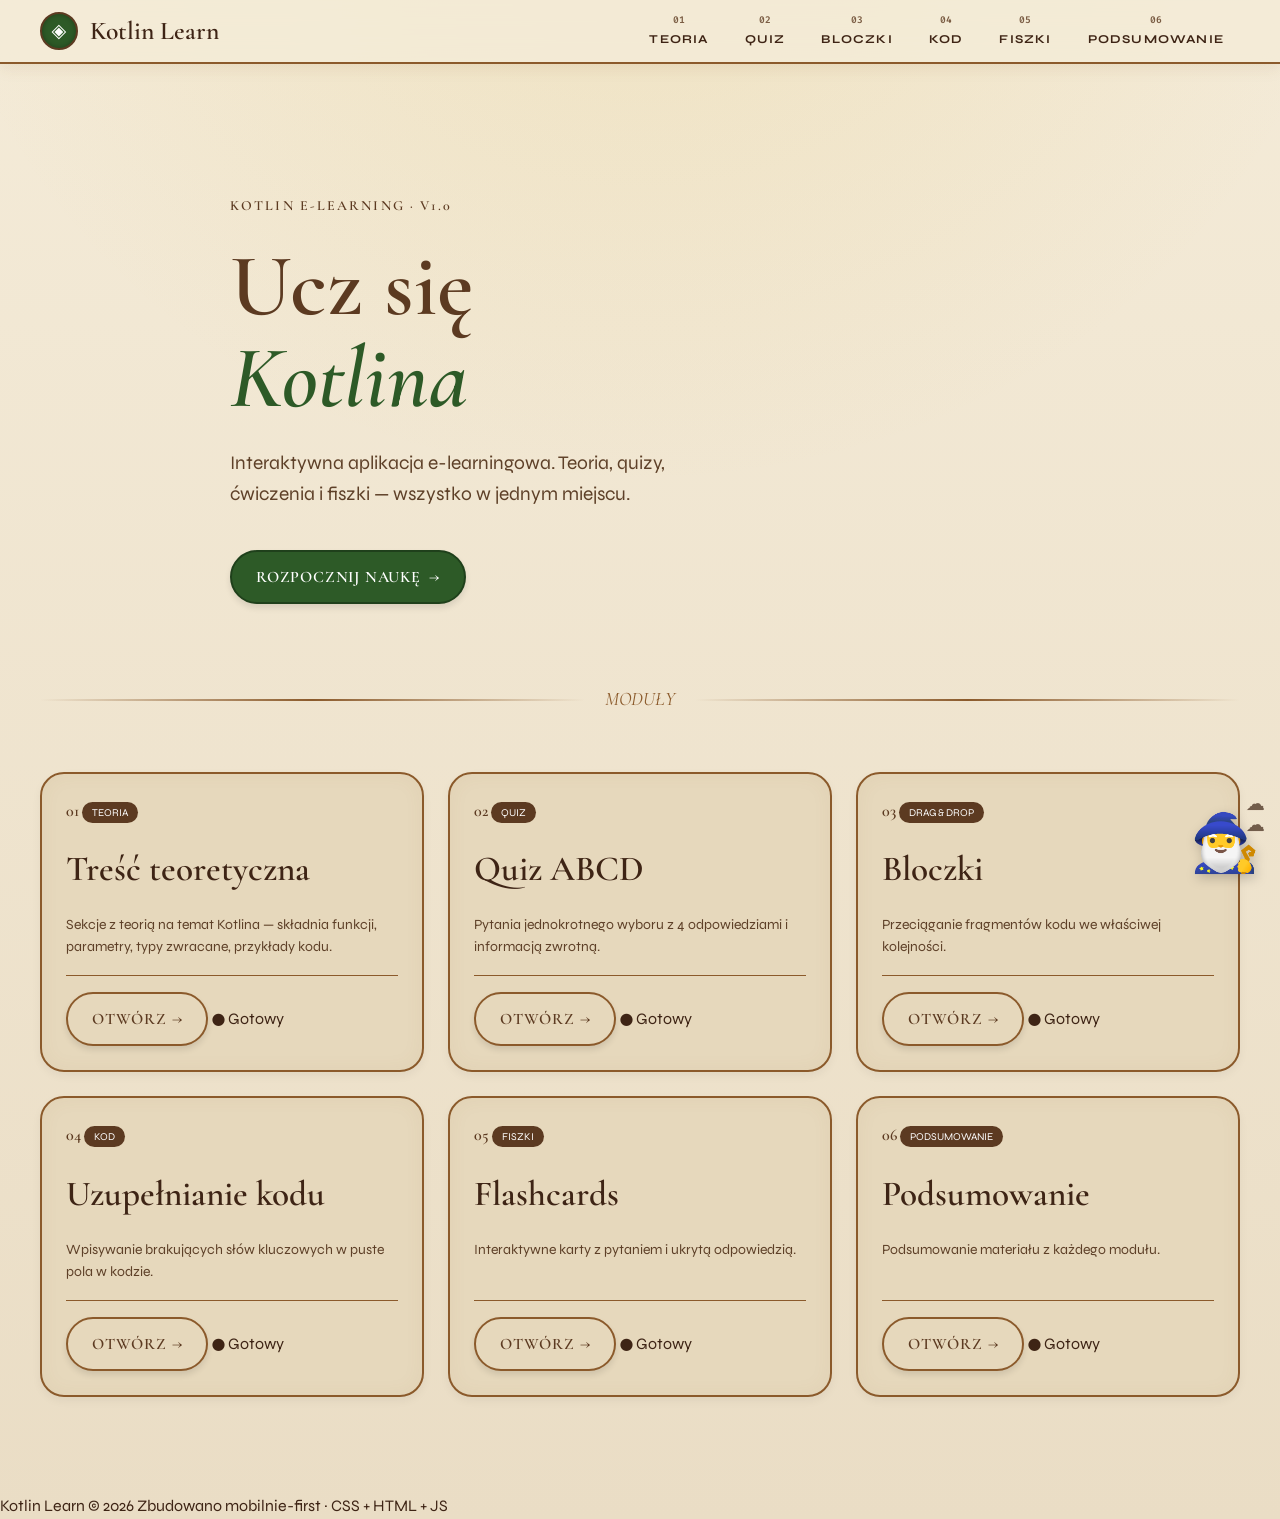
<file: index.html>
<!DOCTYPE html>
<html lang="pl">
<head>
  <meta charset="UTF-8" />
  <meta name="viewport" content="width=device-width, initial-scale=1.0" />
  <title>Kotlin Learn</title>
  <link rel="preconnect" href="https://fonts.googleapis.com" />
  <link rel="preconnect" href="https://fonts.gstatic.com" crossorigin />
  <link href="https://fonts.googleapis.com/css2?family=DM+Serif+Display:ital@0;1&family=DM+Mono:wght@300;400;500&display=swap" rel="stylesheet" />
  <link rel="stylesheet" href="style.css" />
</head>
<body data-page="home">

  <section class="hero">
    <div class="hero__eyebrow">Kotlin E-Learning · v1.0</div>
    <h1 class="hero__title">
      Ucz się<br />
      <em>Kotlina</em>
    </h1>
    <p class="hero__sub">Interaktywna aplikacja e-learningowa. Teoria, quizy, ćwiczenia i fiszki — wszystko w jednym miejscu.</p>
    <a href="teoria.html" class="btn btn--primary">Rozpocznij naukę <span>→</span></a>
  </section>

  <div class="divider"><span>MODUŁY</span></div>

  <main class="modules">

    <article class="module-card">
      <header class="module-card__header">
        <span class="module-card__num">01</span>
        <span class="module-card__tag">Teoria</span>
      </header>
      <h2 class="module-card__title">Treść teoretyczna</h2>
      <p class="module-card__desc">Sekcje z teorią na temat Kotlina — składnia funkcji, parametry, typy zwracane, przykłady kodu.</p>
      <footer class="module-card__footer">
        <a href="teoria.html" class="btn btn--ghost">Otwórz →</a>
        <span class="module-card__status module-card__status--ok">● Gotowy</span>
      </footer>
    </article>

    <article class="module-card">
      <header class="module-card__header">
        <span class="module-card__num">02</span>
        <span class="module-card__tag">Quiz</span>
      </header>
      <h2 class="module-card__title">Quiz ABCD</h2>
      <p class="module-card__desc">Pytania jednokrotnego wyboru z 4 odpowiedziami i informacją zwrotną.</p>
      <footer class="module-card__footer">
        <a href="quiz.html" class="btn btn--ghost">Otwórz →</a>
         <span class="module-card__status module-card__status--ok">● Gotowy</span>
      </footer>
    </article>

    <article class="module-card">
      <header class="module-card__header">
        <span class="module-card__num">03</span>
        <span class="module-card__tag">Drag & Drop</span>
      </header>
      <h2 class="module-card__title">Bloczki</h2>
      <p class="module-card__desc">Przeciąganie fragmentów kodu we właściwej kolejności.</p>
      <footer class="module-card__footer">
        <a href="bloczki.html" class="btn btn--ghost">Otwórz →</a>
         <span class="module-card__status module-card__status--ok">● Gotowy</span>
      </footer>
    </article>

    <article class="module-card">
      <header class="module-card__header">
        <span class="module-card__num">04</span>
        <span class="module-card__tag">Kod</span>
      </header>
      <h2 class="module-card__title">Uzupełnianie kodu</h2>
      <p class="module-card__desc">Wpisywanie brakujących słów kluczowych w puste pola w kodzie.</p>
      <footer class="module-card__footer">
        <a href="kod.html" class="btn btn--ghost">Otwórz →</a>
        <span class="module-card__status module-card__status--ok">● Gotowy</span>
      </footer>
    </article>

    <article class="module-card">
      <header class="module-card__header">
        <span class="module-card__num">05</span>
        <span class="module-card__tag">Fiszki</span>
      </header>
      <h2 class="module-card__title">Flashcards</h2>
      <p class="module-card__desc">Interaktywne karty z pytaniem i ukrytą odpowiedzią.</p>
      <footer class="module-card__footer">
        <a href="fiszki.html" class="btn btn--ghost">Otwórz →</a>
        <span class="module-card__status module-card__status--ok">● Gotowy</span>
      </footer>
    </article>

    <article class="module-card">
      <header class="module-card__header">
        <span class="module-card__num">06</span>
        <span class="module-card__tag">Podsumowanie</span>
      </header>
      <h2 class="module-card__title">Podsumowanie</h2>
      <p class="module-card__desc">Podsumowanie materiału z każdego modułu.</p>
      <footer class="module-card__footer">
        <a href="podsumowanie.html" class="btn btn--ghost">Otwórz →</a>
        <span class="module-card__status module-card__status--ok">● Gotowy </span>
      </footer>
    </article>

  </main>

  <footer class="site-footer">
    <span>Kotlin Learn © 2026</span>
    <span>Zbudowano mobilnie-first · CSS + HTML + JS</span>
  </footer>
  
  <script src="navbar.js"></script>
</body>
</html>
</file>
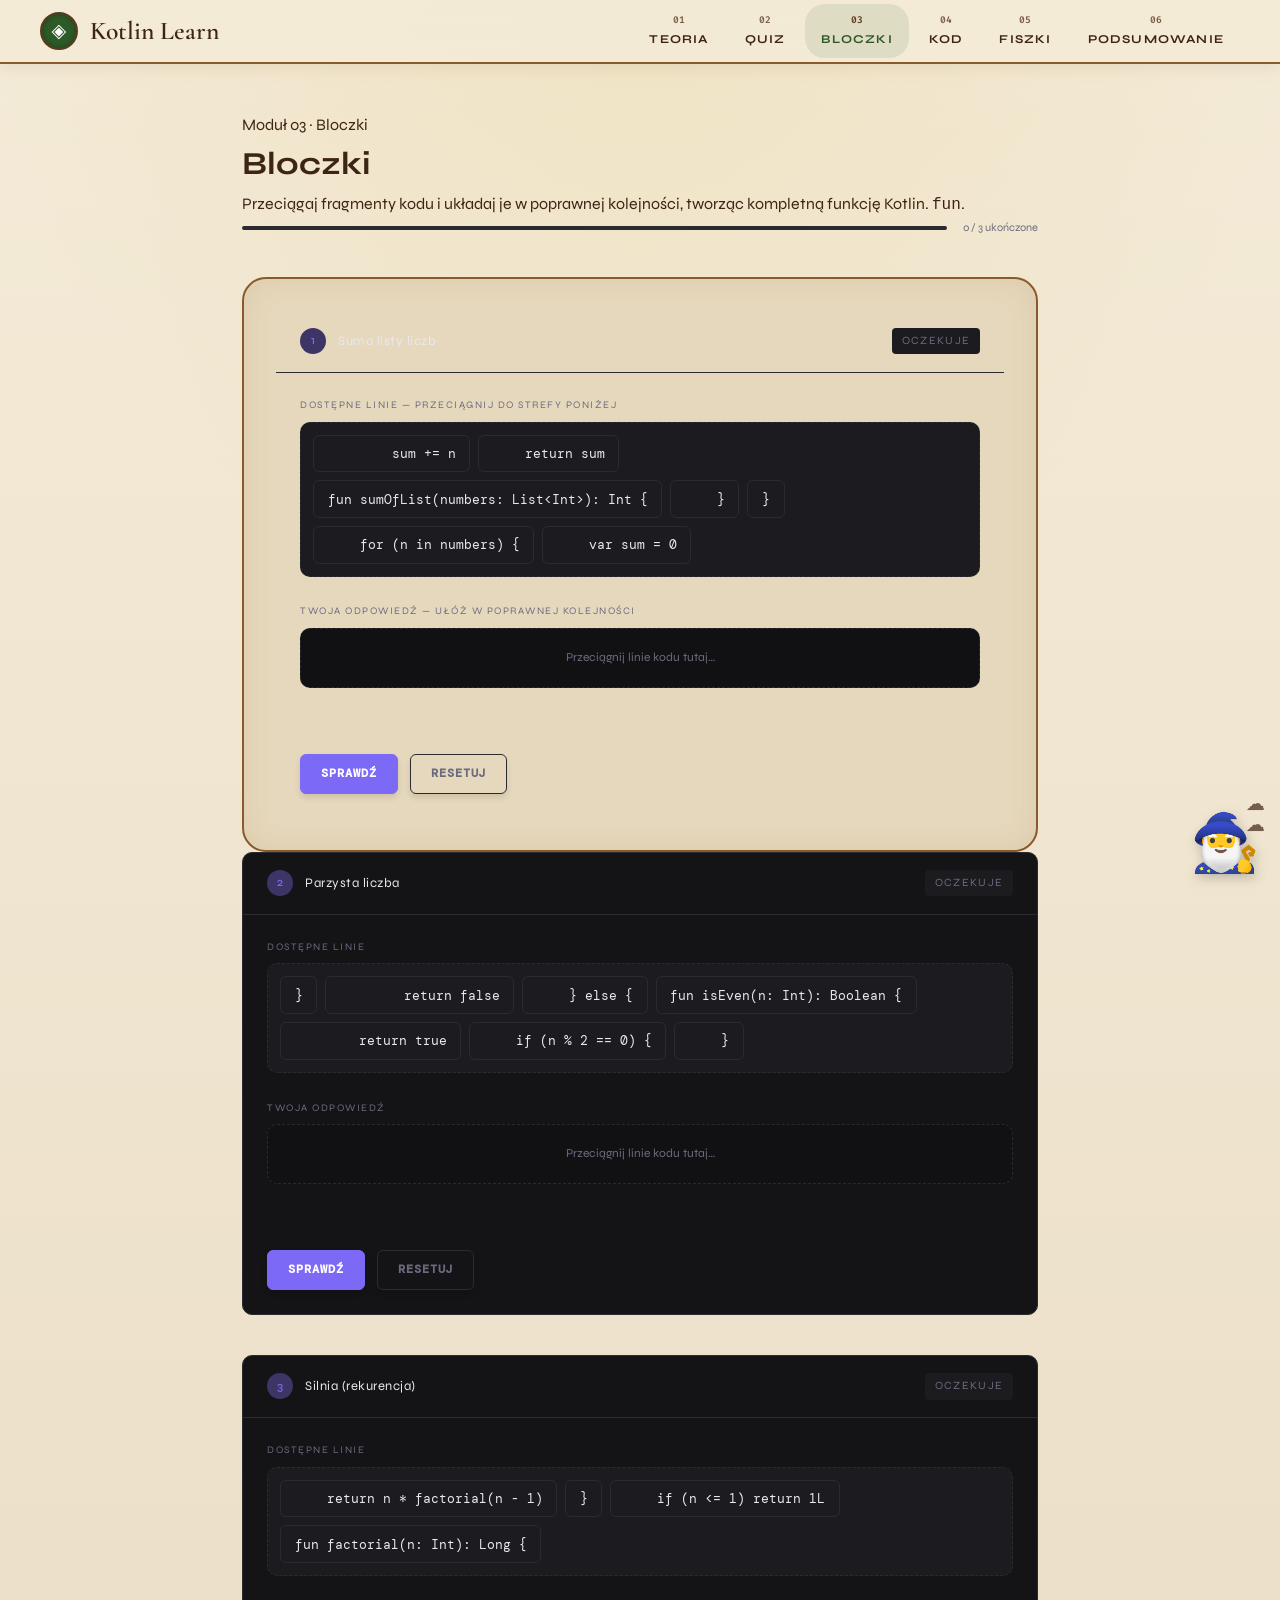
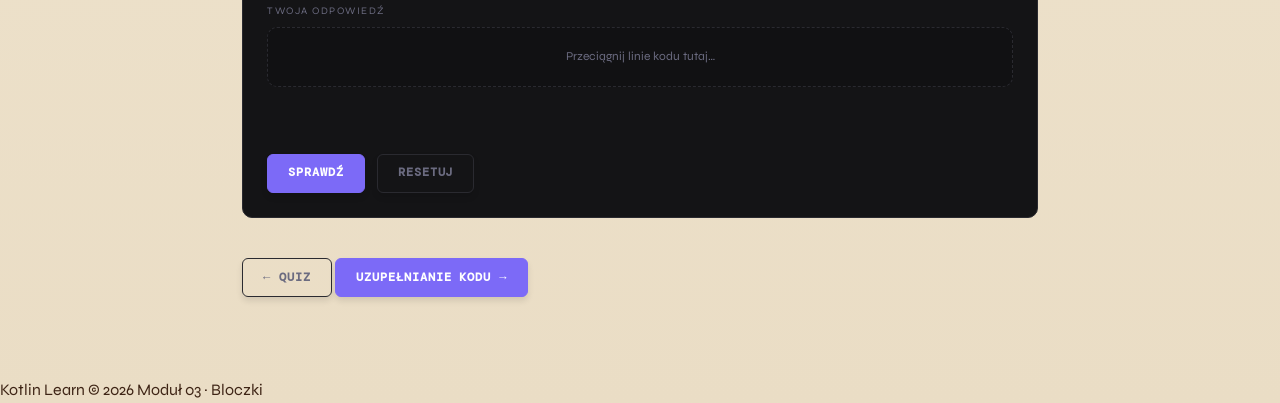
<file: bloczki.html>
<!DOCTYPE html>
<html lang="pl">
<head>
  <meta charset="UTF-8" />
  <meta name="viewport" content="width=device-width, initial-scale=1.0" />
  <title>Bloczki — Kotlin Learn</title>
  <link rel="preconnect" href="https://fonts.googleapis.com" />
  <link rel="preconnect" href="https://fonts.gstatic.com" crossorigin />
  <link href="https://fonts.googleapis.com/css2?family=DM+Serif+Display:ital@0;1&family=DM+Mono:wght@300;400;500&display=swap" rel="stylesheet" />
  <link rel="stylesheet" href="../style.css" />
  <link rel="stylesheet" href="bloczki.css" />
</head>
<body data-page= "bloczki" >
  <main class="bloczki-page">

    <div class="theory__header">
          <span class="theory__eyebrow">Moduł 03 · Bloczki</span>
          <h1 class="theory__title">Bloczki</h1>
          <p class="theory__lead"> Przeciągaj fragmenty kodu i układaj je w poprawnej kolejności, tworząc kompletną funkcję Kotlin. <code>fun</code>.</p>
        </div>
   
    <div class="progress-wrap">
      <div class="progress-bar"><div class="progress-bar__fill" id="progress-fill"></div></div>
      <span class="progress-text" id="progress-text">0 / 3 ukończone</span>
    </div>

    <!-- ══════════════════════════════════════════════════════════
         EXERCISE 1 — sumOfList
    ═══════════════════════════════════════════════════════════════ -->
    <div class= "theory__block">
      <div class="exercise__header">
        <div class="exercise__num">1</div>
        <span class="exercise__title">Suma listy liczb</span>
        <span class="exercise__badge" id="badge-0">Oczekuje</span>
      </div>
      <div class="exercise__body">
        <p class="zone-label">Dostępne linie — przeciągnij do strefy poniżej</p>
        <div class="source-pool" id="source-0" data-ex="0"></div>

        <br>
        <p class="zone-label">Twoja odpowiedź — ułóż w poprawnej kolejności</p>
        <div class="drop-zone" id="drop-0" data-ex="0"></div>

        <br>
        <div class="feedback" id="fb-0"></div>
      </div>
      <div class="exercise__actions">
        <button class="btn btn--primary" onclick="check(0)">Sprawdź</button>
        <button class="btn btn--ghost"   onclick="reset(0)">Resetuj</button>
      </div>
    </div>

    <!-- ══════════════════════════════════════════════════════════
         EXERCISE 2 — isEven
    ═══════════════════════════════════════════════════════════════ -->
    <div class="exercise" id="ex-1">
      <div class="exercise__header">
        <div class="exercise__num">2</div>
        <span class="exercise__title">Parzysta liczba</span>
        <span class="exercise__badge" id="badge-1">Oczekuje</span>
      </div>
      <div class="exercise__body">
        <p class="zone-label">Dostępne linie</p>
        <div class="source-pool" id="source-1" data-ex="1"></div>
        <br>
        <p class="zone-label">Twoja odpowiedź</p>
        <div class="drop-zone" id="drop-1" data-ex="1"></div>
        <br>
        <div class="feedback" id="fb-1"></div>
      </div>
      <div class="exercise__actions">
        <button class="btn btn--primary" onclick="check(1)">Sprawdź</button>
        <button class="btn btn--ghost"   onclick="reset(1)">Resetuj</button>
      </div>
    </div>

    <!-- ══════════════════════════════════════════════════════════
         EXERCISE 3 — factorial
    ═══════════════════════════════════════════════════════════════ -->
    <div class="exercise" id="ex-2">
      <div class="exercise__header">
        <div class="exercise__num">3</div>
        <span class="exercise__title">Silnia (rekurencja)</span>
        <span class="exercise__badge" id="badge-2">Oczekuje</span>
      </div>
      <div class="exercise__body">
        <p class="zone-label">Dostępne linie</p>
        <div class="source-pool" id="source-2" data-ex="2"></div>
        <br>
        <p class="zone-label">Twoja odpowiedź</p>
        <div class="drop-zone" id="drop-2" data-ex="2"></div>
        <br>
        <div class="feedback" id="fb-2"></div>
      </div>
      <div class="exercise__actions">
        <button class="btn btn--primary" onclick="check(2)">Sprawdź</button>
        <button class="btn btn--ghost"   onclick="reset(2)">Resetuj</button>
      </div>
    </div>

    <div class="theory__nav">
          <a href="quiz.html" class="btn btn--ghost">← Quiz</a>
          <a href="kod.html" class="btn btn--primary">Uzupełnianie kodu →</a>
    </div>

  </main>

  <footer class="site-footer">
    <span>Kotlin Learn © 2026</span>
    <span>Moduł 03 · Bloczki</span>
  </footer>

  <script src="navbar.js" defer></script>
  <script src="bloczki.js"></script>
 
</body>
</html>
</file>
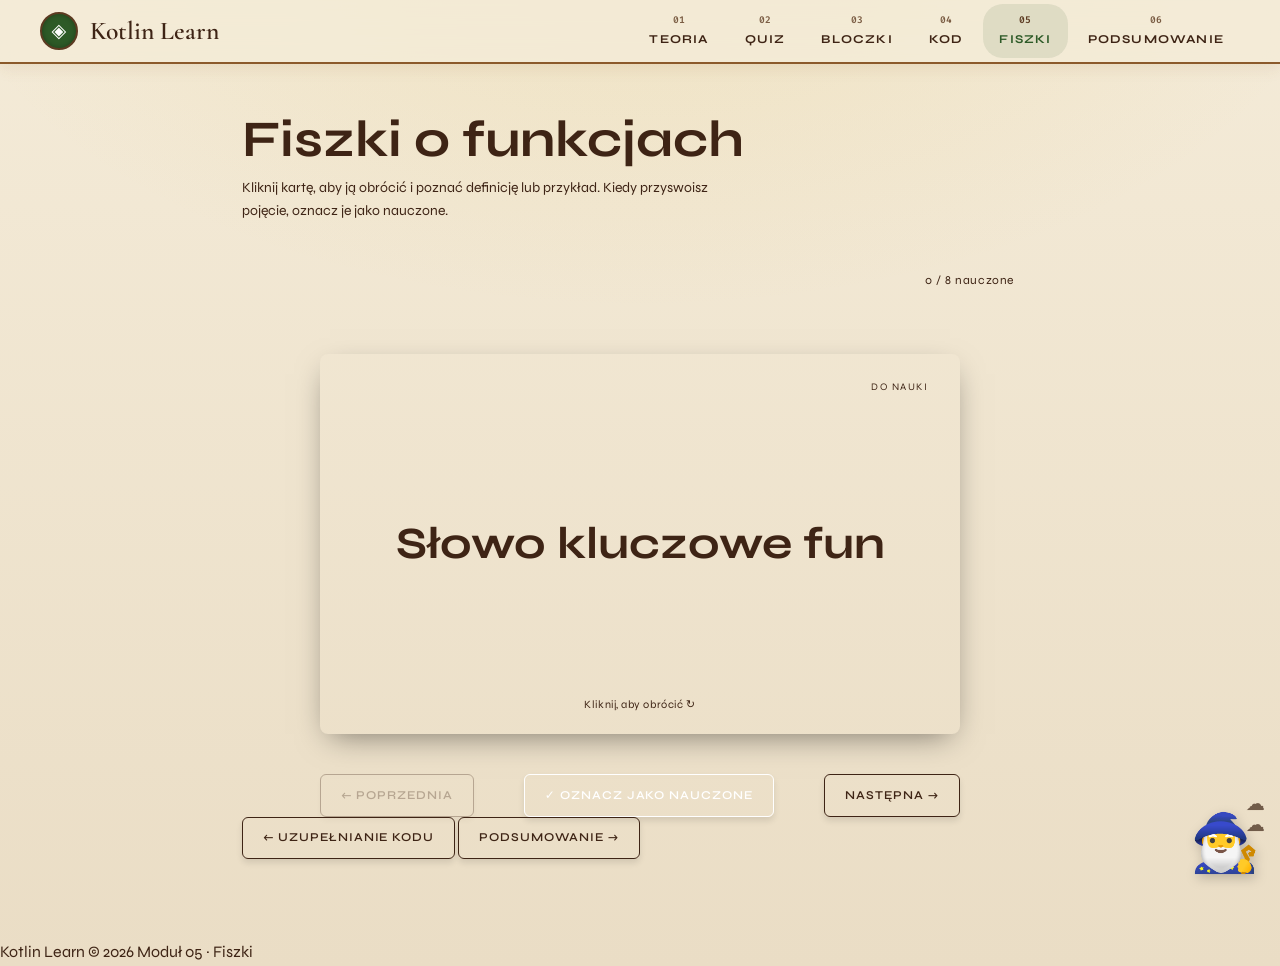
<file: fiszki.html>
<!DOCTYPE html>
<html lang="pl">
<head>
  <meta charset="UTF-8" />
  <meta name="viewport" content="width=device-width, initial-scale=1.0" />
  <title>Fiszki — Kotlin Learn</title>
  <link rel="preconnect" href="https://fonts.googleapis.com" />
  <link rel="preconnect" href="https://fonts.gstatic.com" crossorigin />
  <link href="https://fonts.googleapis.com/css2?family=DM+Serif+Display:ital@0;1&family=DM+Mono:wght@300;400;500&display=swap" rel="stylesheet" />
  <link rel="stylesheet" href="../style.css" />
  <link rel="stylesheet" href="fiszki.css" />
</head>
<body data-page="fiszki">

  <main>
    <h1 class="module-title">Fiszki o funkcjach</h1>
    <p class="module-lead">Kliknij kartę, aby ją obrócić i poznać definicję lub przykład. Kiedy przyswoisz pojęcie, oznacz je jako nauczone.</p>

    <div class="progress-wrap">
      <div class="progress-bar"><div class="progress-bar__fill" id="progress-fill"></div></div>
      <span class="progress-text" id="progress-text">0 / 8 nauczone</span>
    </div>

    <div class="flashcard-scene">
      <div class="flashcard" id="flashcard">
        
        <div class="flashcard__face flashcard__face--front">
          <span class="flashcard__badge" id="badge-front">Do nauki</span>
          <h2 class="flashcard__concept" id="card-concept">Słowo kluczowe fun</h2>
          <span class="flashcard__hint">Kliknij, aby obrócić ↻</span>
        </div>
        
        <div class="flashcard__face flashcard__face--back">
          <span class="flashcard__badge" id="badge-back">Do nauki</span>
          <div class="flashcard__content" id="card-definition"></div>
          <span class="flashcard__hint">Kliknij, aby obrócić ↻</span>
        </div>

      </div>
    </div>

    <div class="flashcard-actions">
      <button class="btn btn--ghost" id="btn-prev" disabled>← Poprzednia</button>
      <button class="btn btn--primary" id="btn-learn">✓ Oznacz jako nauczone</button>
      <button class="btn btn--ghost" id="btn-next">Następna →</button>
    </div>


    <div class="nav-row">
      <a href="kod.html" class="btn btn--ghost">← Uzupełnianie kodu</a>
      <a href="podsumowanie.html" class="btn btn--ghost">Podsumowanie →</a>
    </div>
  </main>

  <footer class="site-footer">
    <span>Kotlin Learn © 2026</span>
    <span>Moduł 05 · Fiszki</span>
  </footer>

  <script src="navbar.js"></script>
  <script src="fiszki.js"></script>

</body>
</html>
</file>
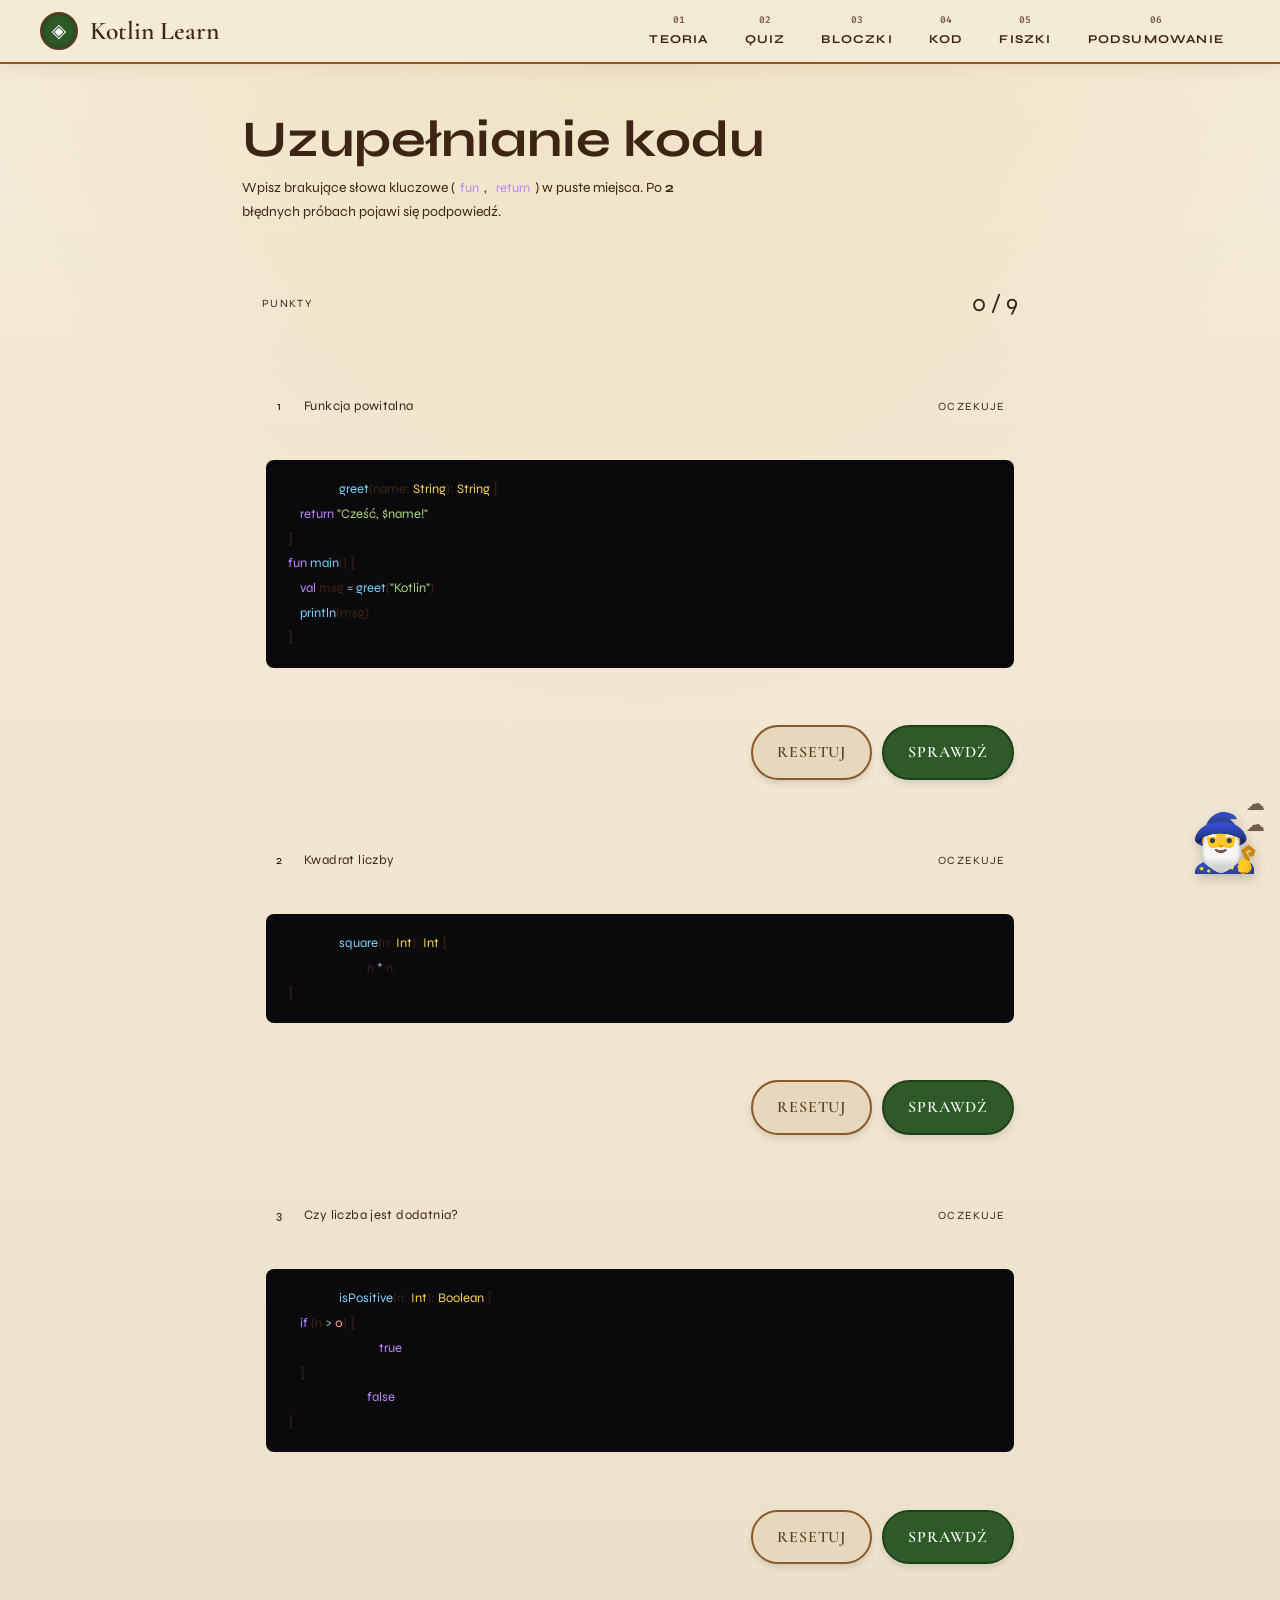
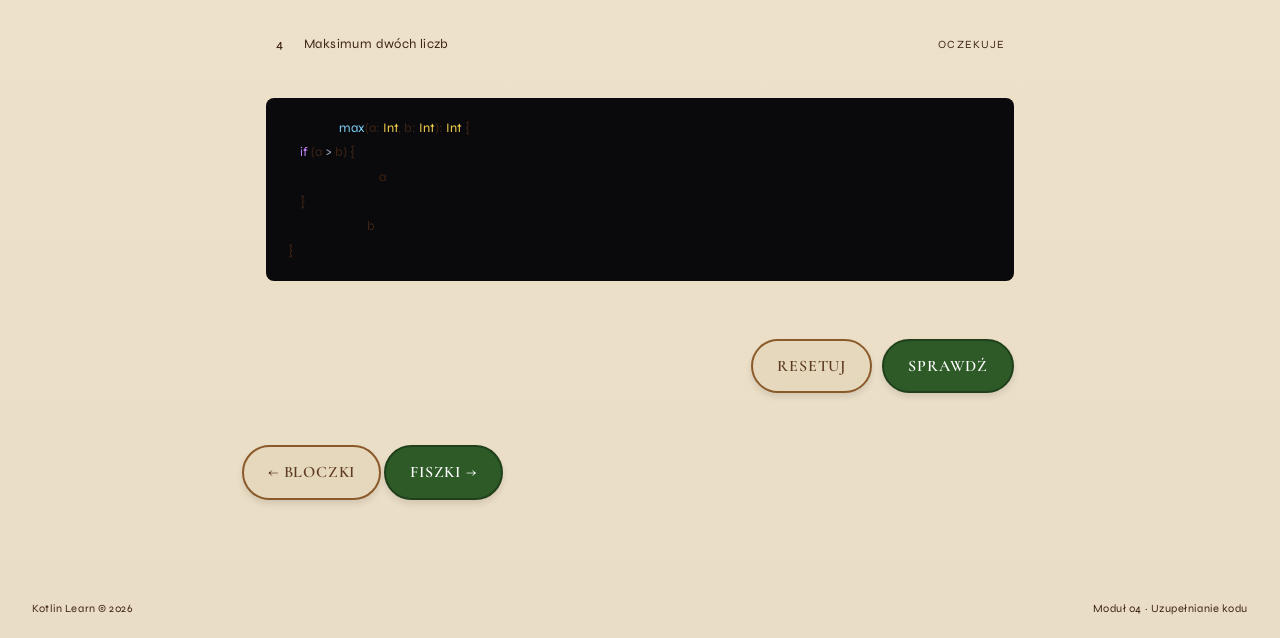
<file: kod.html>
<!DOCTYPE html>
<html lang="pl">
<head>
  <meta charset="UTF-8" />
  <meta name="viewport" content="width=device-width, initial-scale=1.0" />
  <title>Uzupełnianie kodu — Kotlin Learn</title>
  <link rel="preconnect" href="https://fonts.googleapis.com" />
  <link rel="preconnect" href="https://fonts.gstatic.com" crossorigin />
  <link href="https://fonts.googleapis.com/css2?family=DM+Serif+Display:ital@0;1&family=DM+Mono:wght@300;400;500&display=swap" rel="stylesheet" />
  <link rel="stylesheet" href="kod.css" />
  <link rel="stylesheet" href="../style.css" />

</head>
<body>

  <main>
    <h1 class="module-title">Uzupełnianie kodu</h1>
    <p class="module-lead">
      Wpisz brakujące słowa kluczowe (<code>fun</code>, <code>return</code>) w puste miejsca.
      Po <strong>2</strong> błędnych próbach pojawi się podpowiedź.
    </p>

    <!-- score bar -->
    <div class="score-bar">
      <span class="score-label">Punkty</span>
      <div class="score-progress">
        <div class="score-progress__fill" id="score-fill"></div>
      </div>
      <span class="score-value" id="score-value">0 / 0</span>
    </div>

    <!-- exercises injected by JS -->
    <div id="exercises"></div>

    <div class="nav-row">
      <a href="bloczki.html" class="btn btn--ghost">← Bloczki</a>
      <a href="fiszki.html"  class="btn btn--primary">Fiszki →</a>
    </div>
  </main>

  <footer class="site-footer">
    <span>Kotlin Learn © 2026</span>
    <span>Moduł 04 · Uzupełnianie kodu</span>
  </footer>

  <script src="navbar.js" defer></script>
  <script src="kod.js"></script>
   
</body>
</html>
</file>
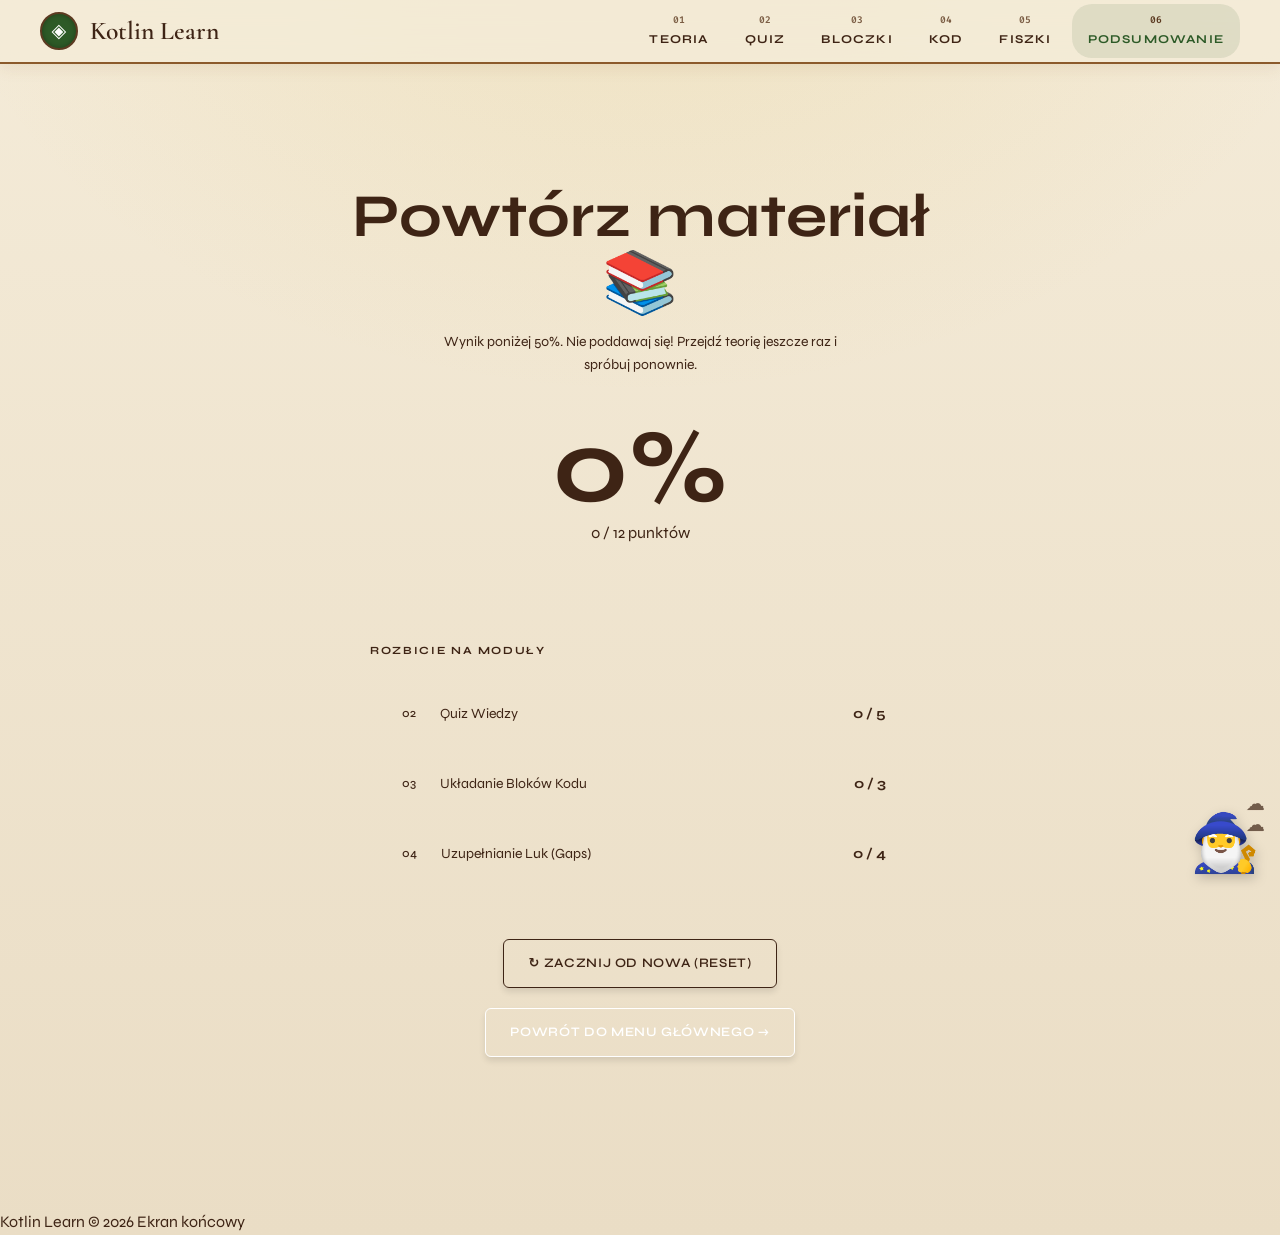
<file: podsumowanie.html>
<!DOCTYPE html>
<html lang="pl">
<head>
  <meta charset="UTF-8" />
  <meta name="viewport" content="width=device-width, initial-scale=1.0" />
  <title>Podsumowanie Wyników — Kotlin Learn</title>
  <link rel="preconnect" href="https://fonts.googleapis.com" />
  <link rel="preconnect" href="https://fonts.gstatic.com" crossorigin />
  <link href="https://fonts.googleapis.com/css2?family=DM+Serif+Display:ital@0;1&family=DM+Mono:wght@300;400;500&display=swap" rel="stylesheet" />
  <link rel="stylesheet" href="../style.css" />
  <link rel="stylesheet" href="podsumowanie.css" />
</head>
<body data-page="podsumowanie">

  <main>
    <div class="summary-wrapper">
      <div class="summary-header">
        <h1 class="module-title" id="summary-grade-title">Mierzenie wyników...</h1>
        <p class="module-lead" id="summary-grade-desc">Trwa podliczanie punktów z Twoich modułów.</p>
      </div>

      <div class="score-radial-container">
        <div class="score-percentage" id="score-percentage-text">0%</div>
        <div class="score-total-points" id="score-total-text">0 / 0 punktów</div>
      </div>

      <div class="summary-progress-wrap">
        <div class="summary-progress-bar">
          <div class="summary-progress-bar__fill" id="summary-progress-fill"></div>
        </div>
      </div>

      <div class="modules-breakdown">
        <h3 class="breakdown-title">Rozbicie na moduły</h3>
        
        <div class="module-score-card">
          <div class="card-meta">
            <span class="card-num">02</span>
            <span class="card-name">Quiz Wiedzy</span>
          </div>
          <div class="card-points" id="score-quiz">0 / 0</div>
        </div>

        <div class="module-score-card">
          <div class="card-meta">
            <span class="card-num">03</span>
            <span class="card-name">Układanie Bloków Kodu</span>
          </div>
          <div class="card-points" id="score-bloczki">0 / 0</div>
        </div>

        <div class="module-score-card">
          <div class="card-meta">
            <span class="card-num">04</span>
            <span class="card-name">Uzupełnianie Luk (Gaps)</span>
          </div>
          <div class="card-points" id="score-kod">0 / 0</div>
        </div>
      </div>

      <div class="summary-actions">
        <button class="btn btn--danger" id="btn-restart">↻ Zacznij od nowa (Reset)</button>
        <a href="../index.html" class="btn btn--primary">Powrót do Menu Głównego →</a>
      </div>
    </div>
  </main>

  <footer class="site-footer">
    <span>Kotlin Learn © 2026</span>
    <span>Ekran końcowy</span>
  </footer>

  <script src="navbar.js"></script>
  <script src="podsumowanie.js"></script>

</body>
</html>
</file>
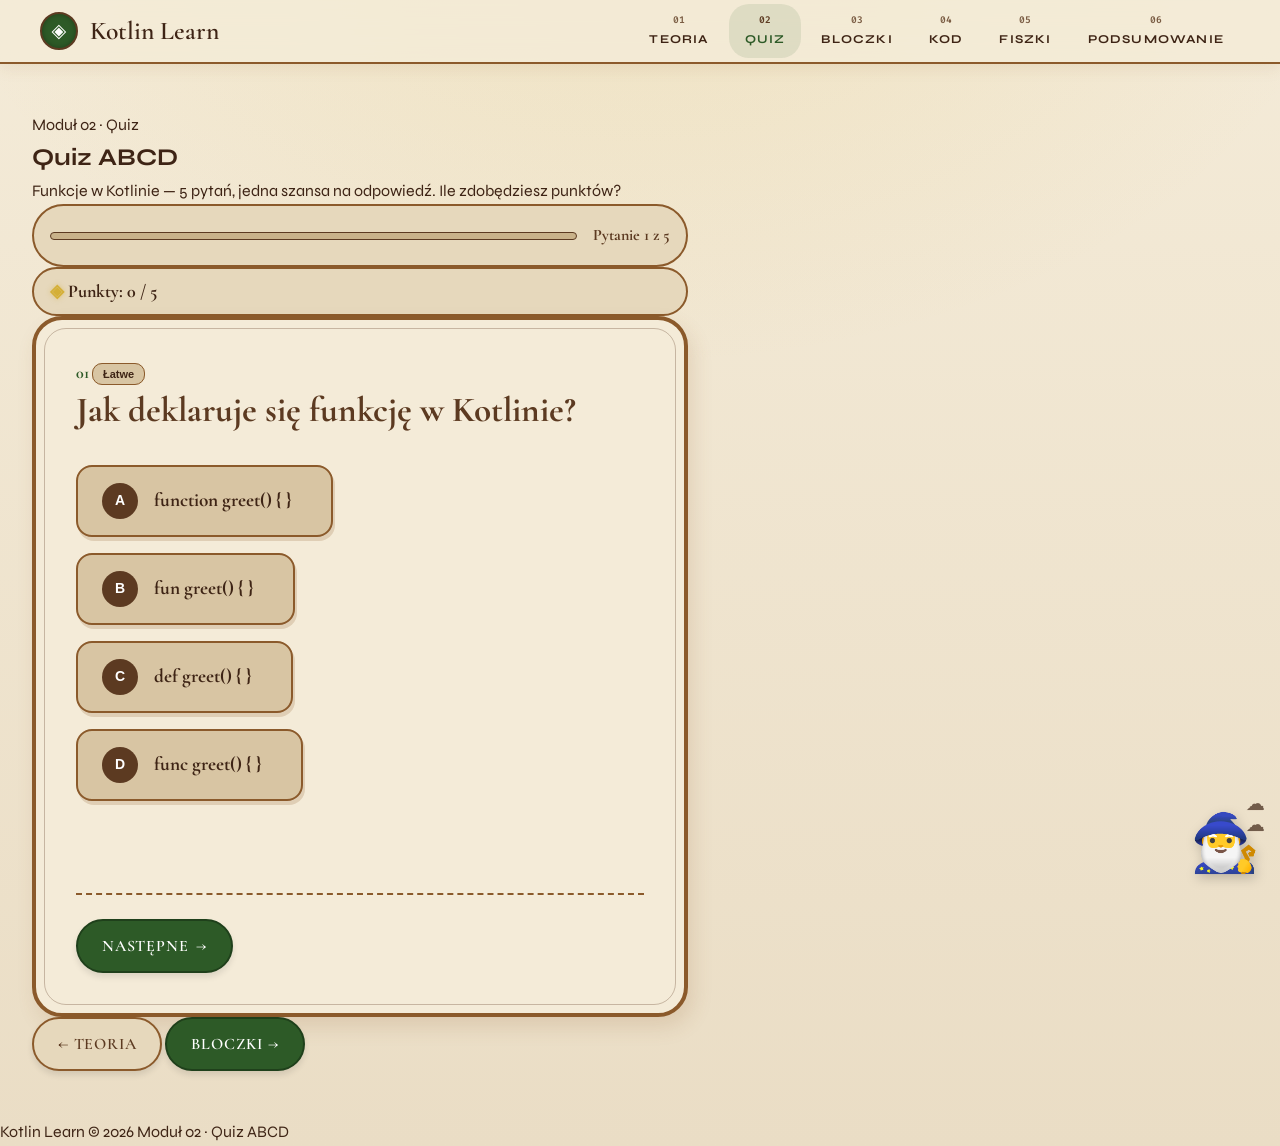
<file: quiz.html>
<!DOCTYPE html>
<html lang="pl">
<head>
  <meta charset="UTF-8" />
  <meta name="viewport" content="width=device-width, initial-scale=1.0" />
  <title>Quiz ABCD — Kotlin Learn</title>
  <link rel="preconnect" href="https://fonts.googleapis.com" />
  <link rel="preconnect" href="https://fonts.gstatic.com" crossorigin />
  <link href="https://fonts.googleapis.com/css2?family=DM+Serif+Display:ital@0;1&family=DM+Mono:wght@300;400;500&display=swap" rel="stylesheet" />
  <!-- Globalny styl projektu -->
  <link rel="stylesheet" href="../style.css" />
  <!-- Styl specyficzny dla quizu -->
  <link rel="stylesheet" href="quiz.css" />
</head>
<body data-page="quiz">

  <main class="quiz-page">
    <section class="theory">
      <div class="theory__container">

        <!-- NAGŁÓWEK -->
        <div class="theory__header">
          <span class="theory__eyebrow">Moduł 02 · Quiz</span>
          <h1 class="theory__title">Quiz ABCD</h1>
          <p class="theory__lead">Funkcje w Kotlinie — 5 pytań, jedna szansa na odpowiedź. Ile zdobędziesz punktów?</p>
        </div>

        <!-- PASEK POSTĘPU -->
        <div class="quiz-progress" id="quizProgress" aria-hidden="true">
          <div class="quiz-progress__bar">
            <div class="quiz-progress__fill" id="progressFill" style="width: 0%"></div>
          </div>
          <span class="quiz-progress__label" id="progressLabel">Pytanie 1 z 5</span>
        </div>

        <!-- LICZNIK PUNKTÓW (live) -->
        <div class="quiz-score-live" id="scoreLive" aria-live="polite">
          <span class="quiz-score-live__icon">◈</span>
          <span>Punkty: <strong id="scoreValue">0</strong> / <strong id="scoreTotal">5</strong></span>
        </div>

        <!-- KONTENER PYTAŃ -->
        <div class="quiz-card" id="quizCard">

          <!-- Pojedyncze pytanie (generowane przez JS) -->
          <div class="quiz-question" id="quizQuestion">
            <!-- Numer pytania -->
            <div class="quiz-question__meta">
              <span class="quiz-question__num" id="questionNum">01</span>
              <span class="quiz-question__badge" id="questionBadge">Łatwe</span>
            </div>
            <!-- Treść pytania -->
            <p class="quiz-question__text" id="questionText"></p>
            <!-- Opcje A–D -->
            <ul class="quiz-options" id="quizOptions" role="list"></ul>
            <!-- Feedback -->
            <div class="quiz-feedback" id="quizFeedback" aria-live="polite"></div>
            <!-- Przycisk Następne -->
            <div class="quiz-actions">
              <button class="btn btn--primary quiz-next-btn" id="nextBtn" disabled>
                Następne <span>→</span>
              </button>
            </div>
          </div>

        </div>

        <!-- WYNIK KOŃCOWY (ukryty na start) -->
        <div class="quiz-result" id="quizResult" hidden>
          <div class="quiz-result__icon" id="resultIcon">🏆</div>
          <h2 class="quiz-result__title" id="resultTitle">Wynik końcowy</h2>
          <div class="quiz-result__score">
            <span class="quiz-result__pts" id="resultPts">0</span>
            <span class="quiz-result__max">/ 5 punktów</span>
          </div>
          <p class="quiz-result__msg" id="resultMsg"></p>
          <div class="quiz-result__actions">
            <button class="btn btn--primary" id="retryBtn">
              Spróbuj ponownie ↺
            </button>
            <a href="teoria.html" class="btn btn--ghost">← Wróć do teorii</a>
          </div>
        </div>

        <!-- NAWIGACJA STRONY -->
        <div class="theory__nav">
          <a href="teoria.html" class="btn btn--ghost">← Teoria</a>
          <a href="bloczki.html" class="btn btn--primary">Bloczki →</a>
        </div>

      </div>
    </section>
  </main>

  <footer class="site-footer">
    <span>Kotlin Learn © 2026</span>
    <span>Moduł 02 · Quiz ABCD</span>
  </footer>

  <script src="navbar.js" defer></script>
  <script src="quiz.js"></script>
</body>
</html>
</file>
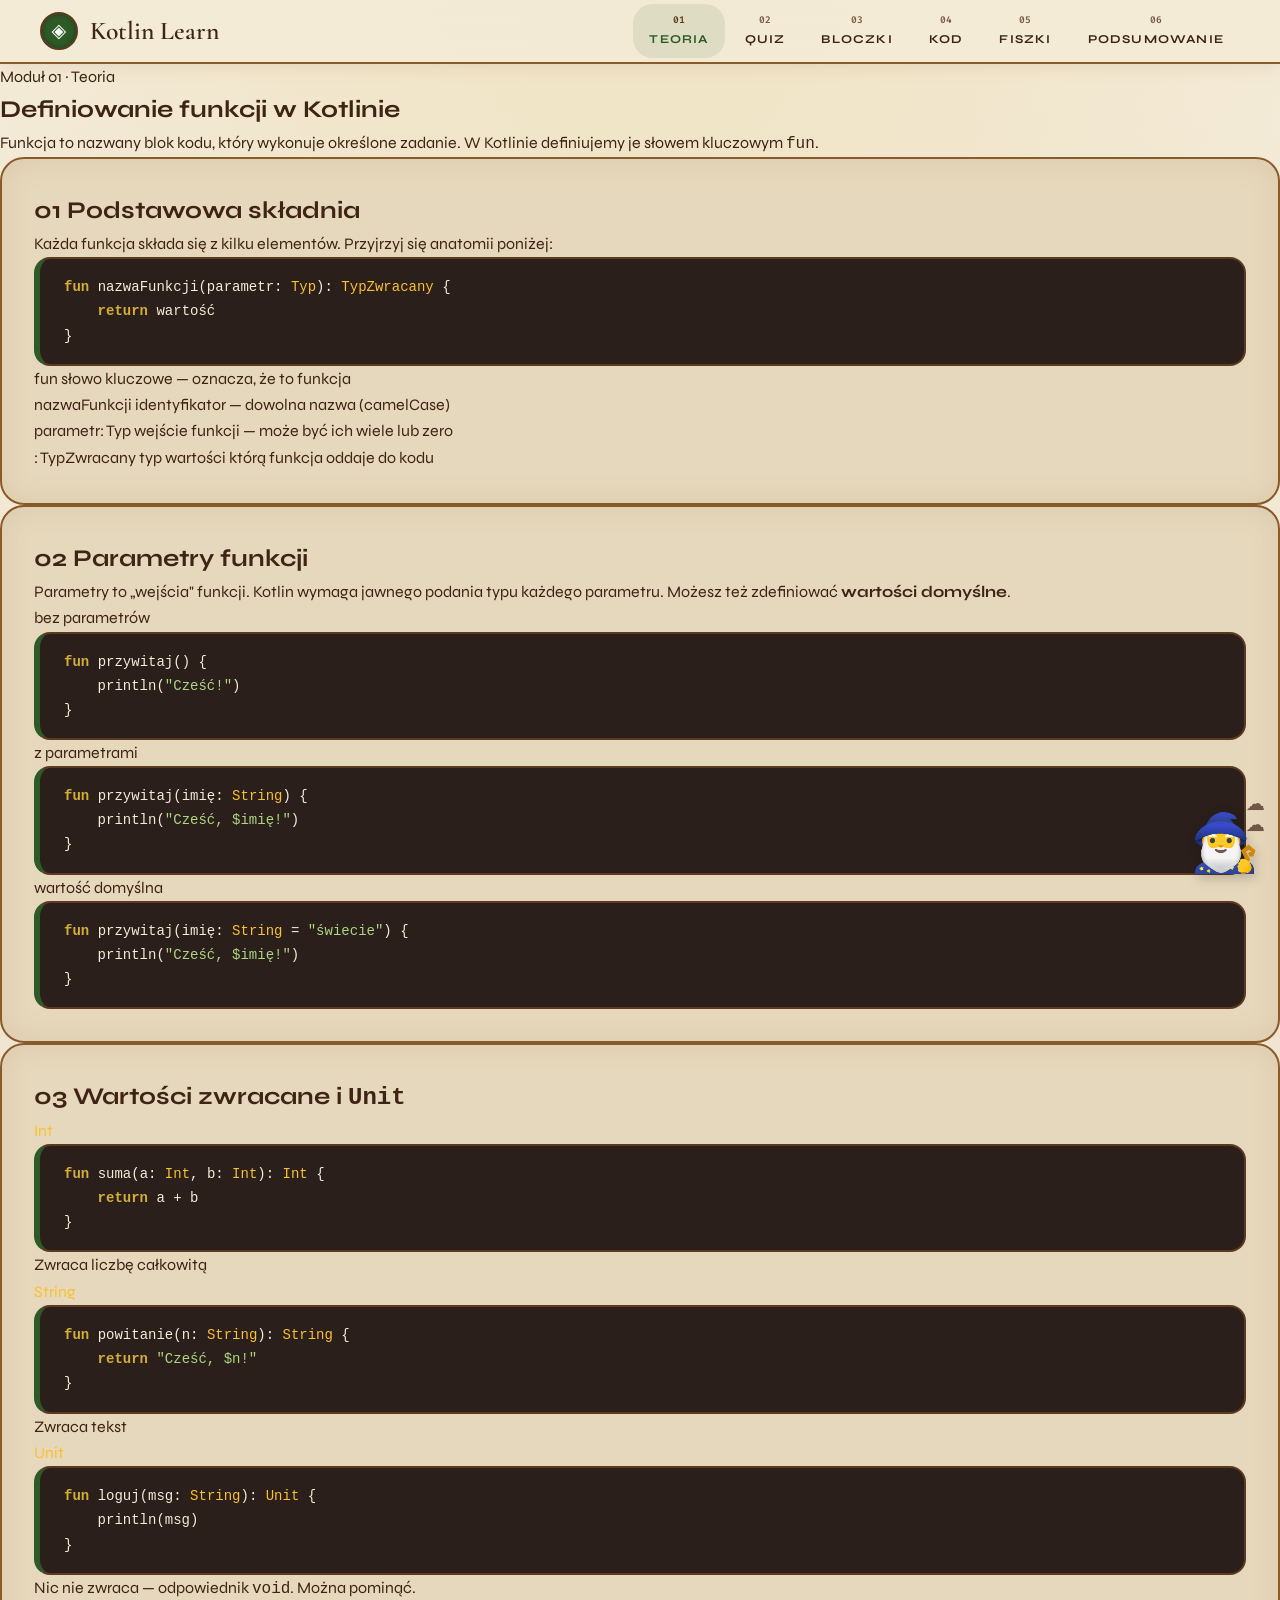
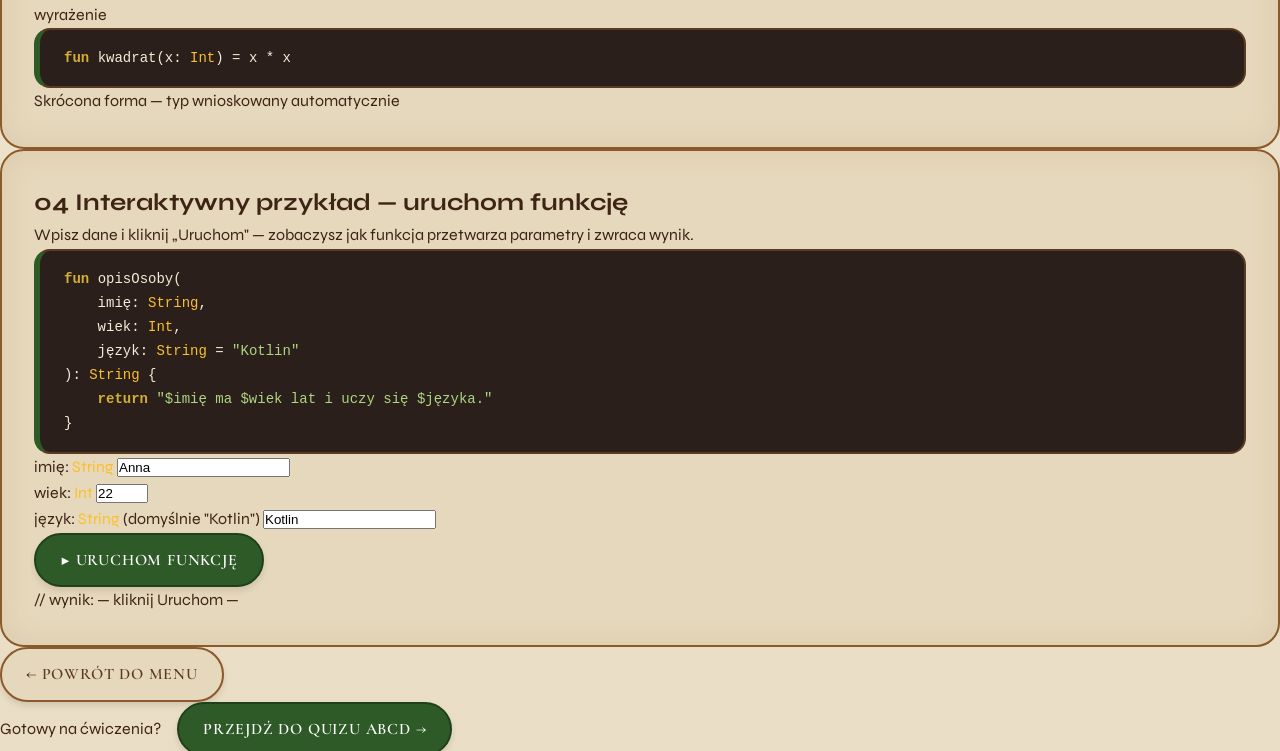
<file: teoria.html>
<!DOCTYPE html>
<html lang="pl">
<head>
  <meta charset="UTF-8" />
  <meta name="viewport" content="width=device-width, initial-scale=1.0" />
  <title>Teoria — Kotlin Learn</title>
  <link rel="preconnect" href="https://fonts.googleapis.com" />
  <link rel="preconnect" href="https://fonts.gstatic.com" crossorigin />
  <link href="https://fonts.googleapis.com/css2?family=DM+Serif+Display:ital@0;1&family=DM+Mono:wght@300;400;500&display=swap" rel="stylesheet" />
  <link rel="stylesheet" href="../style.css" />
</head>
<body data-page="teoria">

  <main>
    <section class="theory">
      <div class="theory__container">

        <!-- Nagłówek -->
        <div class="theory__header">
          <span class="theory__eyebrow">Moduł 01 · Teoria</span>
          <h1 class="theory__title">Definiowanie funkcji w Kotlinie</h1>
          <p class="theory__lead">Funkcja to nazwany blok kodu, który wykonuje określone zadanie. W Kotlinie definiujemy je słowem kluczowym <code>fun</code>.</p>
        </div>

        <!-- ── Blok 1: Składnia ── -->
        <div class="theory__block">
          <h2 class="theory__block-title"><span class="theory__num">01</span> Podstawowa składnia</h2>
          <p class="theory__text">Każda funkcja składa się z kilku elementów. Przyjrzyj się anatomii poniżej:</p>

          <div class="anatomy">
            <pre class="anatomy__code"><code><span class="k">fun</span> <span class="fn">nazwaFunkcji</span>(<span class="param">parametr</span>: <span class="type">Typ</span>): <span class="type">TypZwracany</span> {
    <span class="k">return</span> <span class="val">wartość</span>
}</code></pre>
            <div class="anatomy__labels">
              <div class="anatomy__label">
                <span class="anatomy__pill anatomy__pill--kw">fun</span>
                <span>słowo kluczowe — oznacza, że to funkcja</span>
              </div>
              <div class="anatomy__label">
                <span class="anatomy__pill anatomy__pill--fn">nazwaFunkcji</span>
                <span>identyfikator — dowolna nazwa (camelCase)</span>
              </div>
              <div class="anatomy__label">
                <span class="anatomy__pill anatomy__pill--param">parametr: Typ</span>
                <span>wejście funkcji — może być ich wiele lub zero</span>
              </div>
              <div class="anatomy__label">
                <span class="anatomy__pill anatomy__pill--ret">: TypZwracany</span>
                <span>typ wartości którą funkcja oddaje do kodu</span>
              </div>
            </div>
          </div>
        </div>

        <!-- ── Blok 2: Parametry ── -->
        <div class="theory__block">
          <h2 class="theory__block-title"><span class="theory__num">02</span> Parametry funkcji</h2>
          <p class="theory__text">Parametry to „wejścia" funkcji. Kotlin wymaga jawnego podania typu każdego parametru. Możesz też zdefiniować <strong>wartości domyślne</strong>.</p>

          <div class="code-examples">
            <div class="code-example">
              <div class="code-example__label">bez parametrów</div>
              <pre class="code-block"><code><span class="k">fun</span> <span class="fn">przywitaj</span>() {
    println(<span class="str">"Cześć!"</span>)
}</code></pre>
            </div>
            <div class="code-example">
              <div class="code-example__label">z parametrami</div>
              <pre class="code-block"><code><span class="k">fun</span> <span class="fn">przywitaj</span>(<span class="param">imię</span>: <span class="type">String</span>) {
    println(<span class="str">"Cześć, $imię!"</span>)
}</code></pre>
            </div>
            <div class="code-example">
              <div class="code-example__label">wartość domyślna</div>
              <pre class="code-block"><code><span class="k">fun</span> <span class="fn">przywitaj</span>(<span class="param">imię</span>: <span class="type">String</span> = <span class="str">"świecie"</span>) {
    println(<span class="str">"Cześć, $imię!"</span>)
}</code></pre>
            </div>
          </div>
        </div>

        <!-- ── Blok 3: Typy zwracane ── -->
        <div class="theory__block">
          <h2 class="theory__block-title"><span class="theory__num">03</span> Wartości zwracane i <code>Unit</code></h2>

          <div class="return-grid">
            <div class="return-card">
              <div class="return-card__type"><span class="type">Int</span></div>
              <pre class="code-block"><code><span class="k">fun</span> <span class="fn">suma</span>(<span class="param">a</span>: <span class="type">Int</span>, <span class="param">b</span>: <span class="type">Int</span>): <span class="type">Int</span> {
    <span class="k">return</span> a + b
}</code></pre>
              <p class="return-card__note">Zwraca liczbę całkowitą</p>
            </div>
            <div class="return-card">
              <div class="return-card__type"><span class="type">String</span></div>
              <pre class="code-block"><code><span class="k">fun</span> <span class="fn">powitanie</span>(<span class="param">n</span>: <span class="type">String</span>): <span class="type">String</span> {
    <span class="k">return</span> <span class="str">"Cześć, $n!"</span>
}</code></pre>
              <p class="return-card__note">Zwraca tekst</p>
            </div>
            <div class="return-card return-card--unit">
              <div class="return-card__type"><span class="type">Unit</span></div>
              <pre class="code-block"><code><span class="k">fun</span> <span class="fn">loguj</span>(<span class="param">msg</span>: <span class="type">String</span>): <span class="type">Unit</span> {
    println(msg)
}</code></pre>
              <p class="return-card__note">Nic nie zwraca — odpowiednik <code>void</code>. Można pominąć.</p>
            </div>
            <div class="return-card">
              <div class="return-card__type">wyrażenie</div>
              <pre class="code-block"><code><span class="k">fun</span> <span class="fn">kwadrat</span>(<span class="param">x</span>: <span class="type">Int</span>) = x * x</code></pre>
              <p class="return-card__note">Skrócona forma — typ wnioskowany automatycznie</p>
            </div>
          </div>
        </div>

        <!-- ── Blok 4: Symulator ── -->
        <div class="theory__block">
          <h2 class="theory__block-title"><span class="theory__num">04</span> Interaktywny przykład — uruchom funkcję</h2>
          <p class="theory__text">Wpisz dane i kliknij „Uruchom" — zobaczysz jak funkcja przetwarza parametry i zwraca wynik.</p>

          <div class="simulator">
            <div class="simulator__code">
              <pre class="code-block code-block--full"><code><span class="k">fun</span> <span class="fn">opisOsoby</span>(
    <span class="param">imię</span>: <span class="type">String</span>,
    <span class="param">wiek</span>: <span class="type">Int</span>,
    <span class="param">język</span>: <span class="type">String</span> = <span class="str">"Kotlin"</span>
): <span class="type">String</span> {
    <span class="k">return</span> <span class="str">"$imię ma $wiek lat i uczy się $języka."</span>
}</code></pre>
            </div>

            <div class="simulator__inputs">
              <div class="sim-field">
                <label class="sim-field__label" for="sim-imie">imię: <span class="type">String</span></label>
                <input class="sim-field__input" type="text" id="sim-imie" value="Anna" maxlength="20" />
              </div>
              <div class="sim-field">
                <label class="sim-field__label" for="sim-wiek">wiek: <span class="type">Int</span></label>
                <input class="sim-field__input" type="number" id="sim-wiek" value="22" min="1" max="120" />
              </div>
              <div class="sim-field">
                <label class="sim-field__label" for="sim-jezyk">język: <span class="type">String</span> <span class="sim-default">(domyślnie "Kotlin")</span></label>
                <input class="sim-field__input" type="text" id="sim-jezyk" value="Kotlin" maxlength="20" />
              </div>
            </div>

            <button class="btn btn--primary sim-run" id="simRun">▶ Uruchom funkcję</button>

            <div class="simulator__output" id="simOutput" aria-live="polite">
              <span class="sim-output__label">// wynik:</span>
              <span class="sim-output__val" id="simResult">— kliknij Uruchom —</span>
            </div>
          </div>
        </div>

        <!-- Nawigacja -->
        <div class="theory__nav">
          <a href="../index.html" class="btn btn--ghost">← Powrót do menu</a>
          <div style="display:flex;align-items:center;gap:1rem;flex-wrap:wrap;">
            <span class="theory__nav-info">Gotowy na ćwiczenia?</span>
            <a href="quiz.html" class="btn btn--primary">Przejdź do Quizu ABCD →</a>
          </div>
        </div>

      </div>
    </section>
  </main>

  <footer class="site-footer">
    <span>Kotlin Learn © 2026</span>
    <span>Moduł 01 · Teoria</span>
  </footer>

  <script src="navbar.js"></script>
  <script src="teoria.js"></script>
</body>
</html>
</file>
<file: style.css>
/* =============================================
   IMPORT FONTS
   ============================================= */
@import url('https://fonts.googleapis.com/css2?family=Cormorant+Garamond:ital,wght@0,300;0,600;1,300;1,600&family=Syne:wght@300;400;500;700&family=Fira+Code:wght@300;400;500&display=swap');

/* =============================================
   DESIGN TOKENS - HOBBITON THEME 🌿💍
   ============================================= */
:root {
  /* Paleta: Ciepły pergamin, drewno i hobbicka zieleń */
  --clr-bg:          #f4ebd8; /* Jasny pergamin */
  --clr-bg-2:        #eaddc5; /* Ciemniejszy pergamin */
  --clr-surface:     #e6d8bc; /* Jasne drewno/papier */
  --clr-surface-2:   #d8c5a3; /* Ciepłe drewno */
  --clr-surface-3:   #c9b28a; /* Stare drewno */
  --clr-border:      #8b5a2b; /* Klasyczny brąz (drzwi/ramy) */
  --clr-border-hi:   #5c3a21; /* Ciemny dąb */

  --clr-accent:      #2d5a27; /* Hobbicka zieleń drzwi */
  --clr-accent-glow: rgba(45, 90, 39, 0.2);
  --clr-accent-dim:  #1f401b;
  --clr-accent-pale: rgba(45, 90, 39, 0.1);

  --clr-text:        #3e2415; /* Atramentowy brąz */
  --clr-text-mid:    #5e4028; /* Wyblakły atrament */
  --clr-text-muted:  #7a5c43;

  --clr-ok:          #d4af37; /* Złoto Jedynego Pierścienia */
  --clr-warn:        #e67e22; /* Ogień z kominka */
  --clr-off:         #b71c1c; /* Czerwień Góry Przeznaczenia */

  /* Typografia */
  --font-display: 'Cormorant Garamond', Georgia, serif;
  --font-body:    'Syne', system-ui, sans-serif;
  --font-mono:    'Fira Code', 'Courier New', monospace;

  /* Skala typograficzna */
  --fs-2xs: 0.65rem; --fs-xs: 0.75rem; --fs-sm: 0.875rem; --fs-base: 1rem;
  --fs-lg: 1.2rem; --fs-xl: 1.6rem; --fs-2xl: 2.2rem; --fs-3xl: clamp(2.8rem, 7vw, 5.5rem);

  /* Spacing */
  --sp-1: 0.25rem; --sp-2: 0.5rem; --sp-3: 0.75rem; --sp-4: 1rem; --sp-5: 1.25rem;
  --sp-6: 1.5rem; --sp-8: 2rem; --sp-10: 2.5rem; --sp-12: 3rem; --sp-16: 4rem;
  --sp-20: 5rem; --sp-24: 6rem; --sp-32: 8rem;

  /* Misc */
  --radius:    8px;
  --radius-lg: 16px;
  --radius-xl: 24px;
  --nav-h:     64px;
  --t-fast:    0.15s ease; --t-med: 0.28s ease; --t-slow: 0.5s ease;

  /* Szerokości */
  --w-content: 900px; --w-wide: 1300px;
}

/* =============================================
   RESET & EASTER EGG (GANDALF) 🧙‍♂️💨
   ============================================= */
*, *::before, *::after { box-sizing: border-box; margin: 0; padding: 0; }
html { scroll-behavior: smooth; font-size: 16px; }
img, video { max-width: 100%; display: block; }
a { color: inherit; text-decoration: none; }
ul { list-style: none; }
button { cursor: pointer; border: none; background: none; font: inherit; color: inherit; }

/* Gandalf Easter Egg */
body::after {
  content: "🧙‍♂️";
  position: fixed; bottom: 10px; right: 20px;
  font-size: 3.5rem; z-index: 9999;
  animation: gandalfBop 4s ease-in-out infinite;
  pointer-events: none;
  filter: drop-shadow(2px 4px 6px rgba(0,0,0,0.2));
}
body::before {
  content: "☁️\A ☁️";
  position: fixed; bottom: 65px; right: 15px;
  font-size: 1.2rem; line-height: 1.1; white-space: pre;
  z-index: 9999; opacity: 0.7;
  animation: smokeRise 3s linear infinite;
  pointer-events: none;
}
@keyframes gandalfBop { 0%, 100% { transform: translateY(0) rotate(0deg); } 50% { transform: translateY(-5px) rotate(3deg); } }
@keyframes smokeRise { 0% { transform: translateY(0) scale(0.8); opacity: 0.8; } 100% { transform: translateY(-50px) scale(1.5); opacity: 0; } }

/* =============================================
   BODY / TŁO
   ============================================= */
body {
  background-color: var(--clr-bg);
  color: var(--clr-text);
  font-family: var(--font-body);
  font-size: var(--fs-base);
  font-weight: 400; line-height: 1.65;
  min-height: 100vh; overflow-x: hidden;
  /* Ciepłe, malownicze tło Shire */
  background-image:
    radial-gradient(ellipse 80% 60% at 50% -10%, rgba(212, 175, 55, 0.15) 0%, transparent 70%),
    linear-gradient(180deg, var(--clr-bg) 0%, #eaddc5 100%);
}

/* =============================================
   NAVBAR
   ============================================= */
.navbar {
  position: sticky; top: 0; z-index: 200; height: var(--nav-h);
  display: flex; align-items: center; justify-content: space-between;
  padding: 0 var(--sp-10);
  background: rgba(244, 235, 216, 0.85); /* Drewniany/pergaminowy blur */
  backdrop-filter: blur(12px); -webkit-backdrop-filter: blur(12px);
  border-bottom: 2px solid var(--clr-border);
  gap: var(--sp-6);
  box-shadow: 0 4px 15px rgba(139, 90, 43, 0.1);
}
.navbar--scrolled { border-bottom-color: var(--clr-accent); }

.navbar__brand { display: flex; align-items: center; gap: var(--sp-3); flex-shrink: 0; }
.navbar__logo {
  width: 38px; height: 38px;
  border: 2px solid var(--clr-border-hi);
  border-radius: 50%; /* Okrągłe drzwi! */
  background: var(--clr-accent);
  display: grid; place-items: center;
  font-size: var(--fs-lg); color: #fff;
  line-height: 1; flex-shrink: 0;
  box-shadow: inset 0 0 5px rgba(0,0,0,0.3);
}
.navbar__name { font-family: var(--font-display); font-size: var(--fs-xl); font-weight: 600; color: var(--clr-text); }

.navbar__nav { display: flex; align-items: center; gap: var(--sp-1); }
.nav-link {
  display: flex; flex-direction: column; align-items: center;
  padding: var(--sp-2) var(--sp-4); border-radius: 20px;
  transition: color var(--t-med), background var(--t-med); position: relative; gap: 2px;
}
.nav-link:hover, .nav-link.is-active { color: var(--clr-accent); background: var(--clr-accent-pale); }
.nav-link__num { font-family: var(--font-mono); font-size: 0.6rem; color: var(--clr-text-muted); font-weight: 600; }
.nav-link:hover .nav-link__num, .nav-link.is-active .nav-link__num { color: var(--clr-border-hi); }
.nav-link__label { font-size: var(--fs-xs); font-weight: 700; letter-spacing: 0.1em; text-transform: uppercase; }

.navbar__hamburger { display: none; } /* Ominięto dla zwięzłości mobilnej, struktura zachowana */

/* =============================================
   HERO
   ============================================= */
.hero {
  padding: var(--sp-32) var(--sp-10) var(--sp-20);
  max-width: var(--w-content); margin: 0 auto;
  animation: revealUp 0.9s cubic-bezier(.16,1,.3,1) both; position: relative;
}
.hero__eyebrow {
  display: inline-flex; align-items: center; gap: var(--sp-3);
  font-family: var(--font-display); font-size: var(--fs-sm); font-weight: 600;
  color: var(--clr-border-hi); letter-spacing: 0.15em; text-transform: uppercase; margin-bottom: var(--sp-6);
}
.hero__title {
  font-family: var(--font-display); font-size: var(--fs-3xl); font-weight: 600;
  line-height: 1.04; color: var(--clr-border-hi); margin-bottom: var(--sp-6);
}
.hero__title em { font-style: italic; color: var(--clr-accent); }
.hero__sub { font-size: var(--fs-lg); color: var(--clr-text-mid); max-width: 440px; margin-bottom: var(--sp-10); line-height: 1.6; }
.hero__cta { display: flex; gap: var(--sp-3); flex-wrap: wrap; align-items: center; }

/* =============================================
   BUTTONS - HOBBIT DOORS
   ============================================= */
.btn {
  display: inline-flex; align-items: center; gap: var(--sp-2);
  padding: 0.75rem var(--sp-6);
  border-radius: 50px; /* Hobbickie krągłości */
  font-family: var(--font-display); font-size: var(--fs-base); font-weight: 600;
  letter-spacing: 0.05em; text-transform: uppercase;
  transition: all var(--t-med); position: relative; overflow: hidden;
  box-shadow: 0 4px 6px rgba(0,0,0,0.1);
}
.btn:active { transform: translateY(2px); box-shadow: 0 1px 2px rgba(0,0,0,0.1); }
.btn--primary {
  background: var(--clr-accent); color: #fff;
  border: 2px solid var(--clr-accent-dim);
}
.btn--primary:hover {
  background: var(--clr-accent-dim);
  box-shadow: 0 0 0 3px var(--clr-ok), 0 0 15px rgba(212, 175, 55, 0.4); /* Złoty blask pierścienia */
}
.btn--ghost {
  background: var(--clr-surface); color: var(--clr-border-hi);
  border: 2px solid var(--clr-border);
}
.btn--ghost:hover {
  border-color: var(--clr-border-hi); background: var(--clr-surface-2); color: var(--clr-text);
}

/* =============================================
   DIVIDER
   ============================================= */
.divider { display: flex; align-items: center; gap: var(--sp-5); padding: 0 var(--sp-10); margin-bottom: var(--sp-8); }
.divider::before, .divider::after {
  content: ''; flex: 1; height: 2px;
  background: linear-gradient(90deg, transparent, var(--clr-border) 50%, transparent);
}
.divider span { font-family: var(--font-display); font-size: var(--fs-lg); color: var(--clr-border); font-style: italic; }

/* =============================================
   MODULE CARD
   ============================================= */
.modules {
  display: grid; grid-template-columns: repeat(auto-fill, minmax(300px, 1fr));
  gap: var(--sp-6); padding: var(--sp-6) var(--sp-10) var(--sp-24); max-width: var(--w-wide); margin: 0 auto;
}
.module-card {
  background: var(--clr-surface);
  border: 2px solid var(--clr-border);
  border-radius: var(--radius-xl);
  padding: var(--sp-6); display: flex; flex-direction: column; gap: var(--sp-4);
  transition: all var(--t-med);
  box-shadow: inset 0 0 20px rgba(139, 90, 43, 0.05), 0 4px 10px rgba(0,0,0,0.05);
  animation: revealUp 0.5s cubic-bezier(.16,1,.3,1) both; position: relative;
}
.module-card:hover {
  border-color: var(--clr-border-hi); transform: translateY(-5px);
  background: var(--clr-surface-2);
  box-shadow: 0 15px 30px rgba(92, 58, 33, 0.2), 0 0 0 2px var(--clr-ok);
}
.module-card__num { font-family: var(--font-display); font-size: var(--fs-base); color: var(--clr-border-hi); font-weight: 600; }
.module-card__tag {
  font-family: var(--font-body); font-size: var(--fs-2xs); color: #fff;
  background: var(--clr-border-hi); border-radius: 20px; padding: 4px 10px; text-transform: uppercase;
}
.module-card__title { font-family: var(--font-display); font-size: var(--fs-2xl); font-weight: 600; color: var(--clr-text); }
.module-card__desc { font-size: var(--fs-sm); color: var(--clr-text-mid); line-height: 1.6; }
.module-card__footer { border-top: 1px solid var(--clr-border); padding-top: var(--sp-4); margin-top: auto; }

/* =============================================
   MODUŁ TEORII (Ciemne drewno dla kodu!)
   ============================================= */
.theory__block {
  background: var(--clr-surface); border: 2px solid var(--clr-border);
  border-radius: var(--radius-xl); padding: var(--sp-8);
  box-shadow: inset 0 0 30px rgba(139,90,43,0.1);
}
/* Code blocks na ciemnym drewnie, by podświetlenie działało */
.code-block, .anatomy__code {
  background: #2a1f1a; /* Ciemne, stare drewno */
  border: 2px solid var(--clr-border-hi);
  border-left: 6px solid var(--clr-accent);
  border-radius: var(--radius-lg);
  color: #f4ebd8; /* Jasny tekst na ciemnym drewnie */
  padding: var(--sp-4) var(--sp-6);
  font-family: var(--font-mono); font-size: var(--fs-sm);
}
.k { color: #d4af37; font-weight: bold; } /* Złote słowa kluczowe */
.str { color: #aed581; }
.type { color: #fbc02d; }

@keyframes revealUp { from { opacity: 0; transform: translateY(28px); } to { opacity: 1; transform: translateY(0); } }
</file>
<file: bloczki.css>
/* ─── RESET & BASE ─────────────────────────────────────────── */
    *, *::before, *::after { box-sizing: border-box; margin: 0; padding: 0; }
 
    :root {
      --bg:          #0d0d0f;
      --surface:     #141416;
      --surface2:    #1c1c20;
      --border:      #2a2a30;
      --accent:      #7c6af7;
      --accent-soft: #3d3566;
      --success:     #3ecf8e;
      --success-bg:  #0d2e20;
      --error:       #f76a6a;
      --error-bg:    #2e0d0d;
      --text:        #e8e8f0;
      --text-muted:  #6b6b80;
      --mono:        'DM Mono', monospace;
      --serif:       'DM Serif Display', serif;
      --radius:      10px;
    }
 
    html { scroll-behavior: smooth; }
 
    
    
    /* ─── MAIN LAYOUT ───────────────────────────────────────────── */
    main { flex: 1; padding: 3rem 2rem 5rem; max-width: 860px; margin: 0 auto; width: 100%; }
 
    .module-title {
      font-family: var(--serif);
      font-size: clamp(2rem, 5vw, 3.2rem);
      line-height: 1.1;
      margin-bottom: .5rem;
    }
    .module-lead {
      color: var(--text-muted);
      font-size: 14px;
      margin-bottom: 3rem;
      max-width: 56ch;
    }
 
    /* ─── EXERCISE CARD ─────────────────────────────────────────── */
    .exercise {
      background: var(--surface);
      border: 1px solid var(--border);
      border-radius: var(--radius);
      margin-bottom: 2.5rem;
      overflow: hidden;
      transition: border-color .3s;
    }
    .exercise.solved  { border-color: var(--success); }
    .exercise.errored { border-color: var(--error); animation: shake .35s ease; }
 
    @keyframes shake {
      0%,100%{ transform:translateX(0) }
      20%    { transform:translateX(-6px) }
      40%    { transform:translateX(6px) }
      60%    { transform:translateX(-4px) }
      80%    { transform:translateX(4px) }
    }
 
    .exercise__header {
      padding: 1.1rem 1.5rem;
      border-bottom: 1px solid var(--border);
      display: flex;
      align-items: center;
      gap: .75rem;
    }
    .exercise__num {
      width: 26px; height: 26px;
      border-radius: 50%;
      background: var(--accent-soft);
      color: var(--accent);
      font-size: 12px;
      font-weight: 500;
      display: flex; align-items: center; justify-content: center;
      flex-shrink: 0;
    }
    .exercise.solved .exercise__num  { background: var(--success-bg); color: var(--success); }
    .exercise__title { font-size: 13px; letter-spacing: .04em; color: var(--text); }
    .exercise__badge {
      margin-left: auto;
      font-size: 11px;
      letter-spacing: .12em;
      text-transform: uppercase;
      padding: .25rem .6rem;
      border-radius: 4px;
      background: var(--surface2);
      color: var(--text-muted);
    }
    .exercise.solved .exercise__badge  { background: var(--success-bg); color: var(--success); }
    .exercise.errored .exercise__badge { background: var(--error-bg);   color: var(--error); }
 
    .exercise__body { padding: 1.5rem; }
 
    /* ─── DRAG ZONES ─────────────────────────────────────────────── */
    .drag-area { display: flex; flex-direction: column; gap: 2rem; }
 
    .zone-label {
      font-size: 10px;
      text-transform: uppercase;
      letter-spacing: .15em;
      color: var(--text-muted);
      margin-bottom: .5rem;
    }
 
    /* SOURCE pool — horizontal wrap */
    .source-pool {
      display: flex;
      flex-wrap: wrap;
      gap: .5rem;
      min-height: 48px;
      padding: .75rem;
      border: 1px dashed var(--border);
      border-radius: var(--radius);
      background: var(--surface2);
      transition: border-color .2s, background .2s;
    }
    .source-pool.drag-over {
      border-color: var(--accent);
      background: #1a183a;
    }
 
    /* DROP zone — vertical ordered list */
    .drop-zone {
      display: flex;
      flex-direction: column;
      gap: .4rem;
      min-height: 60px;
      padding: .75rem;
      border: 1px dashed var(--border);
      border-radius: var(--radius);
      background: #111113;
      transition: border-color .2s, background .2s;
      position: relative;
    }
    .drop-zone.drag-over {
      border-color: var(--accent);
      background: #15142a;
    }
    .drop-zone:empty::after {
      content: 'Przeciągnij linie kodu tutaj…';
      position: absolute;
      inset: 0;
      display: flex;
      align-items: center;
      justify-content: center;
      font-size: 12px;
      color: var(--text-muted);
      pointer-events: none;
    }
 
    /* ─── CODE BLOCKS ────────────────────────────────────────────── */
    .code-block {
      font-family: var(--mono);
      font-size: 13px;
      font-weight: 400;
      white-space: pre;
      padding: .45rem .85rem;
      border-radius: 6px;
      cursor: grab;
      user-select: none;
      background: var(--surface2);
      border: 1px solid var(--border);
      color: var(--text);
      transition: background .15s, border-color .15s, transform .15s, opacity .15s, box-shadow .15s;
      touch-action: none;
    }
    .code-block:hover {
      border-color: var(--accent);
      background: #1d1b38;
      box-shadow: 0 2px 12px #0008;
    }
    .code-block.dragging {
      opacity: .35;
      cursor: grabbing;
    }
    .code-block.ghost {
      opacity: .6;
      cursor: grabbing;
      pointer-events: none;
      position: fixed;
      z-index: 9999;
      transform: rotate(-1.5deg) scale(1.04);
      box-shadow: 0 8px 30px #0009;
      border-color: var(--accent);
    }
    /* drop indicator line */
    .drop-indicator {
      height: 2px;
      background: var(--accent);
      border-radius: 2px;
      margin: 0 .25rem;
      transition: opacity .1s;
    }
 
 
    /* ─── ACTIONS ────────────────────────────────────────────────── */
    .exercise__actions {
      display: flex;
      gap: .75rem;
      padding: 1rem 1.5rem 1.5rem;
      flex-wrap: wrap;
    }
    .btn {
      font-family: var(--mono);
      font-size: 12px;
      letter-spacing: .08em;
      padding: .55rem 1.25rem;
      border-radius: 6px;
      border: 1px solid transparent;
      cursor: pointer;
      transition: all .2s;
    }
    .btn--primary {
      background: var(--accent);
      color: #fff;
      border-color: var(--accent);
    }
    .btn--primary:hover { background: #6657e8; }
    .btn--ghost {
      background: transparent;
      color: var(--text-muted);
      border-color: var(--border);
    }
    .btn--ghost:hover { color: var(--text); border-color: var(--text-muted); }
 
    /* ─── FEEDBACK ───────────────────────────────────────────────── */
    .feedback {
      font-size: 13px;
      padding: .6rem 1rem;
      border-radius: 6px;
      display: none;
      align-items: center;
      gap: .5rem;
    }
    .feedback.show { display: flex; }
    .feedback.success { background: var(--success-bg); color: var(--success); }
    .feedback.error   { background: var(--error-bg);   color: var(--error); }
 
    /* ─── PROGRESS BAR ───────────────────────────────────────────── */
    .progress-wrap {
      display: flex;
      align-items: center;
      gap: 1rem;
      margin-bottom: 2.5rem;
    }
    .progress-bar {
      flex: 1;
      height: 4px;
      background: var(--border);
      border-radius: 2px;
      overflow: hidden;
    }
    .progress-bar__fill {
      height: 100%;
      background: var(--accent);
      border-radius: 2px;
      width: 0%;
      transition: width .5s cubic-bezier(.4,0,.2,1);
    }
    .progress-text { font-size: 11px; color: var(--text-muted); white-space: nowrap; }
 
   
 
     
    /* ─── MOBILE ─────────────────────────────────────────────────── */
    @media (max-width: 600px) {
      main { padding: 2rem 1rem 4rem; }
      .exercise__actions { padding: 1rem; }
      .code-block { font-size: 12px; }
    }
</file>
<file: fiszki.css>
/* ─── RESET & BASE ─────────────────────────────────────────── */
*, *::before, *::after { box-sizing: border-box; margin: 0; padding: 0; }

html { scroll-behavior: smooth; }
 
 

main { flex: 1; padding: 3rem 2rem 5rem; max-width: 860px; margin: 0 auto; width: 100%; }

.module-title {
  font-family: var(--serif);
  font-size: clamp(2rem, 5vw, 3.2rem);
  line-height: 1.1;
  margin-bottom: .5rem;
}
.module-lead {
  color: var(--text-muted);
  font-size: 14px;
  margin-bottom: 2rem;
  max-width: 60ch;
}

/* ─── PROGRESS BAR ───────────────────────────────────────────── */
.progress-wrap {
  display: flex;
  align-items: center;
  gap: 1rem;
  margin-bottom: 3rem;
  padding: 1rem 1.5rem;
  background: var(--surface);
  border: 1px solid var(--border);
  border-radius: var(--radius);
}
.progress-bar {
  flex: 1;
  height: 6px;
  background: var(--border);
  border-radius: 3px;
  overflow: hidden;
}
.progress-bar__fill {
  height: 100%;
  background: var(--success);
  border-radius: 3px;
  width: 0%;
  transition: width .5s cubic-bezier(.4,0,.2,1);
}
.progress-text { 
  font-size: 12px; 
  color: var(--text-muted); 
  white-space: nowrap; 
  letter-spacing: .05em;
}

/* ─── FLASHCARD 3D SCENE ─────────────────────────────────────── */
.flashcard-scene {
  perspective: 1200px;
  width: 100%;
  max-width: 640px;
  height: 380px;
  margin: 0 auto 2.5rem;
  cursor: pointer;
}

.flashcard {
  width: 100%;
  height: 100%;
  position: relative;
  transition: transform 0.6s cubic-bezier(0.4, 0, 0.2, 1);
  transform-style: preserve-3d;
  box-shadow: 0 10px 30px -10px rgba(0,0,0,0.5);
  border-radius: var(--radius);
}

.flashcard.is-flipped {
  transform: rotateY(180deg);
}

.flashcard__face {
  position: absolute;
  width: 100%;
  height: 100%;
  backface-visibility: hidden;
  border-radius: var(--radius);
  border: 1px solid var(--border);
  display: flex;
  flex-direction: column;
  justify-content: center;
  align-items: center;
  padding: 3rem 2rem;
  text-align: center;
  background: var(--surface);
  transition: border-color 0.3s;
}

.flashcard__face--back {
  transform: rotateY(180deg);
  background: var(--surface2);
}

/* ─── FLASHCARD CONTENT ──────────────────────────────────────── */
.flashcard__badge {
  position: absolute;
  top: 1.25rem;
  right: 1.25rem;
  font-size: 10px;
  letter-spacing: .15em;
  text-transform: uppercase;
  padding: .3rem .75rem;
  border-radius: 4px;
  background: var(--surface2);
  color: var(--text-muted);
  transition: background 0.3s, color 0.3s;
}
.flashcard.is-learned .flashcard__badge {
  background: var(--success-bg);
  color: var(--success);
}
.flashcard.is-learned .flashcard__face {
  border-color: var(--success);
}

.flashcard__concept {
  font-family: var(--serif);
  font-size: clamp(2rem, 4vw, 2.8rem);
  color: var(--accent);
  line-height: 1.2;
}

.flashcard__content {
  font-size: 15px;
  color: var(--text);
  line-height: 1.6;
  max-width: 500px;
}

.flashcard__content p {
  margin-bottom: 1.25rem;
}

.flashcard__content pre {
  background: #0a0a0c;
  border: 1px solid var(--border);
  padding: 1rem 1.5rem;
  border-radius: 6px;
  font-size: 13px;
  text-align: left;
  overflow-x: auto;
  white-space: pre-wrap;
}

/* Kotlin syntax highlighting (reused logic) */
.kw  { color: #c084fc; } 
.fn  { color: #7dd3fc; } 
.str { color: #86efac; } 
.num { color: #fca5a5; } 
.ty  { color: #fcd34d; } 
.op  { color: #94a3b8; } 

.flashcard__hint {
  position: absolute;
  bottom: 1.25rem;
  font-size: 11px;
  color: var(--text-muted);
  letter-spacing: .05em;
}

/* ─── ACTIONS ────────────────────────────────────────────────── */
.flashcard-actions {
  display: flex;
  justify-content: space-between;
  align-items: center;
  max-width: 640px;
  margin: 0 auto;
  gap: 1rem;
  flex-wrap: wrap;
}

.btn {
  font-family: var(--mono);
  font-size: 12px;
  letter-spacing: .08em;
  padding: .65rem 1.25rem;
  border-radius: 6px;
  border: 1px solid transparent;
  cursor: pointer;
  transition: all .2s;
}
.btn--primary {
  background: var(--accent);
  color: #fff;
  border-color: var(--accent);
}
.btn--primary:hover { background: #6657e8; }
.btn--primary.is-active {
  background: var(--success);
  border-color: var(--success);
  color: #000;
}
.btn--ghost {
  background: transparent;
  color: var(--text-muted);
  border-color: var(--border);
}
.btn--ghost:hover:not(:disabled) { 
  color: var(--text); 
  border-color: var(--text-muted); 
}
.btn:disabled {
  opacity: 0.3;
  cursor: not-allowed;
}

/* ─── MOBILE ─────────────────────────────────────────────────── */
@media (max-width: 600px) {
  main { padding: 2rem 1rem 4rem; }
  .flashcard-scene { height: 420px; }
  .flashcard__face { padding: 2rem 1.5rem; }
  .flashcard-actions { justify-content: center; }
  .btn--primary { order: -1; width: 100%; margin-bottom: 0.5rem; }
}
</file>
<file: kod.css>
/* ─── RESET & BASE ─────────────────────────────────────────── */
*, *::before, *::after { box-sizing: border-box; margin: 0; padding: 0; }

 

html { scroll-behavior: smooth; }
 

/* ─── MAIN ──────────────────────────────────────────────────── */
main { flex: 1; padding: 3rem 2rem 5rem; max-width: 860px; margin: 0 auto; width: 100%; }

.module-title {
  font-family: var(--serif);
  font-size: clamp(2rem, 5vw, 3.2rem);
  line-height: 1.1;
  margin-bottom: .5rem;
}
.module-lead {
  color: var(--text-muted);
  font-size: 14px;
  margin-bottom: 3rem;
  max-width: 60ch;
}
.module-lead code {
  font-family: var(--mono);
  background: var(--surface2);
  border: 1px solid var(--border);
  padding: .1em .4em;
  border-radius: 4px;
  color: #c084fc;
  font-size: 13px;
}

/* ─── SCORE BAR ─────────────────────────────────────────────── */
.score-bar {
  display: flex;
  align-items: center;
  gap: 1.25rem;
  margin-bottom: 2.5rem;
  padding: .85rem 1.25rem;
  background: var(--surface);
  border: 1px solid var(--border);
  border-radius: var(--radius);
}
.score-label { font-size: 11px; text-transform: uppercase; letter-spacing: .12em; color: var(--text-muted); }
.score-value {
  font-family: var(--serif);
  font-size: 1.5rem;
  color: var(--accent);
  margin-left: auto;
  transition: color .3s;
}
.score-value.bump { animation: bump .3s ease; }
@keyframes bump {
  0%   { transform: scale(1); }
  50%  { transform: scale(1.35); color: var(--success); }
  100% { transform: scale(1); }
}
.score-progress {
  flex: 1;
  height: 4px;
  background: var(--border);
  border-radius: 2px;
  overflow: hidden;
}
.score-progress__fill {
  height: 100%;
  background: var(--accent);
  border-radius: 2px;
  width: 0%;
  transition: width .5s cubic-bezier(.4,0,.2,1);
}

/* ─── EXERCISE CARD ─────────────────────────────────────────── */
.exercise {
  background: var(--surface);
  border: 1px solid var(--border);
  border-radius: var(--radius);
  margin-bottom: 2rem;
  overflow: hidden;
  transition: border-color .3s;
}
.exercise.solved  { border-color: var(--success); }
.exercise.errored { border-color: var(--error); animation: shake .35s ease; }

@keyframes shake {
  0%,100% { transform: translateX(0); }
  20%     { transform: translateX(-6px); }
  40%     { transform: translateX(6px); }
  60%     { transform: translateX(-4px); }
  80%     { transform: translateX(4px); }
}

.exercise__header {
  padding: 1rem 1.5rem;
  border-bottom: 1px solid var(--border);
  display: flex;
  align-items: center;
  gap: .75rem;
}
.exercise__num {
  width: 26px; height: 26px;
  border-radius: 50%;
  background: var(--accent-soft);
  color: var(--accent);
  font-size: 12px;
  font-weight: 500;
  display: flex; align-items: center; justify-content: center;
  flex-shrink: 0;
}
.exercise.solved .exercise__num { background: var(--success-bg); color: var(--success); }
.exercise__title { font-size: 13px; letter-spacing: .03em; }
.exercise__badge {
  margin-left: auto;
  font-size: 11px;
  letter-spacing: .1em;
  text-transform: uppercase;
  padding: .2rem .55rem;
  border-radius: 4px;
  background: var(--surface2);
  color: var(--text-muted);
  white-space: nowrap;
}
.exercise.solved  .exercise__badge { background: var(--success-bg); color: var(--success); }
.exercise.errored .exercise__badge { background: var(--error-bg);   color: var(--error); }

/* ─── CODE BLOCK WITH GAPS ──────────────────────────────────── */
.exercise__body { padding: 1.5rem; }

.code-snippet {
  font-family: var(--mono);
  font-size: 13px;
  line-height: 1.9;
  background: #0a0a0c;
  border: 1px solid var(--border);
  border-radius: 8px;
  padding: 1.1rem 1.4rem;
  overflow-x: auto;
  white-space: pre;
  tab-size: 4;
}

/* inline gap input */
.gap {
  display: inline-block;
  font-family: var(--mono);
  font-size: 13px;
  background: var(--surface2);
  border: 1.5px solid var(--accent-soft);
  border-radius: 5px;
  color: var(--text);
  padding: .05em .45em;
  width: auto;
  min-width: 4ch;
  max-width: 14ch;
  outline: none;
  vertical-align: baseline;
  transition: border-color .2s, background .2s, box-shadow .2s;
  /* size to content via JS */
}
.gap:focus {
  border-color: var(--accent);
  background: #17163a;
  box-shadow: 0 0 0 3px #7c6af722;
}
.gap.correct {
  border-color: var(--success);
  background: var(--success-bg);
  color: var(--success);
  pointer-events: none;
}
.gap.incorrect {
  border-color: var(--error);
  background: var(--error-bg);
  color: var(--error);
  animation: shake .3s ease;
}
.gap.hint-shown {
  border-color: var(--warn);
}

/* Kotlin syntax colours */
.kw  { color: #c084fc; }
.fn  { color: #7dd3fc; }
.str { color: #86efac; }
.num { color: #fca5a5; }
.cm  { color: #4b5563; font-style: italic; }
.ty  { color: #fcd34d; }
.op  { color: #94a3b8; }
.pun { color: var(--text-muted); }

/* ─── FEEDBACK & HINT ───────────────────────────────────────── */
.exercise__footer {
  padding: .85rem 1.5rem 1.25rem;
  display: flex;
  flex-direction: column;
  gap: .6rem;
}
.feedback {
  font-size: 13px;
  padding: .55rem .9rem;
  border-radius: 6px;
  display: none;
  align-items: center;
  gap: .5rem;
}
.feedback.show    { display: flex; }
.feedback.success { background: var(--success-bg); color: var(--success); }
.feedback.error   { background: var(--error-bg);   color: var(--error); }

.hint {
  font-size: 12px;
  padding: .5rem .9rem;
  border-radius: 6px;
  background: var(--warn-bg);
  color: var(--warn);
  display: none;
  align-items: center;
  gap: .5rem;
}
.hint.show { display: flex; }

.attempts-dot {
  display: inline-block;
  width: 7px; height: 7px;
  border-radius: 50%;
  background: var(--border);
  margin-right: 3px;
  transition: background .2s;
}
.attempts-dot.used { background: var(--error); }

/* ─── ACTIONS ────────────────────────────────────────────────── */
.exercise__actions {
  display: flex;
  gap: .65rem;
  padding: 0 1.5rem 1.25rem;
  flex-wrap: wrap;
  align-items: center;
}
.attempts-indicator { display: flex; align-items: center; gap: 2px; margin-right: auto; }

.btn {
  font-family: var(--mono);
  font-size: 12px;
  letter-spacing: .08em;
  padding: .5rem 1.15rem;
  border-radius: 6px;
  border: 1px solid transparent;
  cursor: pointer;
  transition: all .2s;
}
.btn--primary { background: var(--accent); color: #fff; border-color: var(--accent); }
.btn--primary:hover { background: #6657e8; }
.btn--ghost { background: transparent; color: var(--text-muted); border-color: var(--border); }
.btn--ghost:hover { color: var(--text); border-color: var(--text-muted); }
.btn:disabled { opacity: .4; pointer-events: none; }
 
/* ─── FOOTER ─────────────────────────────────────────────────── */
footer {
  border-top: 1px solid var(--border);
  padding: 1.25rem 2rem;
  display: flex;
  justify-content: space-between;
  font-size: 11px;
  color: var(--text-muted);
  letter-spacing: .05em;
}

/* ─── MOBILE ─────────────────────────────────────────────────── */
@media (max-width: 600px) {
  main { padding: 2rem 1rem 4rem; }
  .code-snippet { font-size: 12px; padding: .85rem 1rem; }
  .exercise__actions { padding: 0 1rem 1rem; }
}
</file>
<file: podsumowanie.css>
/* ─── RESET & BASE ─────────────────────────────────────────── */
*, *::before, *::after { box-sizing: border-box; margin: 0; padding: 0; }
 

main { flex: 1; padding: 4rem 2rem 6rem; max-width: 760px; margin: 0 auto; width: 100%; }

/* ─── CONTAINER STRUCT ─────────────────────────────────────── */
.summary-wrapper {
  background: var(--surface);
  border: 1px solid var(--border);
  border-radius: var(--radius);
  padding: 3.5rem 3rem;
  text-align: center;
}

.summary-header {
  margin-bottom: 2.5rem;
}
.module-title {
  font-family: var(--serif);
  font-size: clamp(2.2rem, 5vw, 3.8rem);
  color: var(--text);
  line-height: 1.1;
  margin-bottom: .75rem;
}
.module-lead {
  color: var(--text-muted);
  font-size: 14px;
  max-width: 50ch;
  margin: 0 auto;
}

/* ─── BIG RADIAL SCORE DISPLAY ─────────────────────────────── */
.score-radial-container {
  margin: 2rem 0;
}
.score-percentage {
  font-family: var(--serif);
  font-size: clamp(4rem, 12vw, 6.5rem);
  color: var(--accent);
  line-height: 1;
  font-weight: bold;
}
.score-total-text {
  font-size: 14px;
  color: var(--text-muted);
  letter-spacing: .05em;
  margin-top: 0.5rem;
}

/* ─── ANIMATED FILL-UP PROGRESS BAR ────────────────────────── */
.summary-progress-wrap {
  width: 100%;
  max-width: 500px;
  margin: 0 auto 3.5rem;
}
.summary-progress-bar {
  width: 100%;
  height: 8px;
  background: var(--surface2);
  border: 1px solid var(--border);
  border-radius: 4px;
  overflow: hidden;
}
.summary-progress-bar__fill {
  height: 100%;
  background: linear-gradient(90deg, var(--accent), var(--success));
  width: 0%;
  border-radius: 4px;
  transition: width 1.2s cubic-bezier(0.4, 0, 0.2, 1);
}

/* ─── DETAILED BREAKDOWN CARDS ─────────────────────────────── */
.modules-breakdown {
  text-align: left;
  max-width: 540px;
  margin: 0 auto 3.5rem;
}
.breakdown-title {
  font-size: 11px;
  text-transform: uppercase;
  letter-spacing: .15em;
  color: var(--text-muted);
  margin-bottom: 1rem;
  border-bottom: 1px solid var(--border);
  padding-bottom: .5rem;
}
.module-score-card {
  display: flex;
  justify-content: space-between;
  align-items: center;
  background: var(--surface2);
  border: 1px solid var(--border);
  padding: 1rem 1.5rem;
  border-radius: 6px;
  margin-bottom: .75rem;
}
.card-meta {
  display: flex;
  align-items: center;
  gap: 1rem;
}
.card-num {
  font-size: 12px;
  color: var(--accent);
  background: var(--accent-soft);
  padding: .2rem .5rem;
  border-radius: 4px;
  font-weight: 500;
}
.card-name {
  font-size: 14px;
  color: var(--text);
}
.card-points {
  font-size: 14px;
  font-weight: bold;
  color: var(--text-muted);
}

/* ─── ACTION BUTTONS ────────────────────────────────────────── */
.summary-actions {
  display: flex;
  justify-content: center;
  gap: 1.25rem;
  flex-wrap: wrap;
  margin-top: 2rem;
}
.btn {
  font-family: var(--mono);
  font-size: 13px;
  letter-spacing: .05em;
  padding: .8rem 1.5rem;
  border-radius: 6px;
  border: 1px solid transparent;
  cursor: pointer;
  transition: all .2s;
  text-decoration: none;
}
.btn--primary {
  background: var(--accent);
  color: #fff;
  border-color: var(--accent);
}
.btn--primary:hover { background: #6657e8; }
.btn--danger {
  background: transparent;
  color: var(--error);
  border-color: var(--error-bg);
}
.btn--danger:hover {
  background: var(--error-bg);
  border-color: var(--error);
}


/* ─── MOBILE RESPONSIVENESS ────────────────────────────────── */
@media (max-width: 600px) {
  .summary-wrapper { padding: 2rem 1.25rem; }
  .summary-actions { flex-direction: column; }
  .summary-actions .btn { width: 100%; text-align: center; }
}
</file>
<file: quiz.css>
/* =============================================
   quiz.css — Hobbiton Quiz Style
   ============================================= */
.quiz-page .theory__container { max-width: 720px; padding: var(--sp-12) var(--sp-8); }

.quiz-progress { display: flex; align-items: center; gap: var(--sp-4); background: var(--clr-surface); padding: 1rem; border-radius: 50px; border: 2px solid var(--clr-border); }
.quiz-progress__bar { flex: 1; height: 8px; background: var(--clr-surface-3); border-radius: 4px; border: 1px solid var(--clr-border-hi); }
.quiz-progress__fill { height: 100%; background: var(--clr-ok); border-radius: 4px; box-shadow: inset 0 0 5px rgba(255,255,255,0.5); }
.quiz-progress__label { font-family: var(--font-display); font-weight: bold; font-size: 16px; color: var(--clr-border-hi); }

.quiz-score-live { font-family: var(--font-display); font-size: 18px; font-weight: bold; color: var(--clr-text); background: var(--clr-surface); border: 2px solid var(--clr-border); padding: .5rem 1rem; border-radius: 50px; }
.quiz-score-live__icon { color: var(--clr-ok); text-shadow: 0 0 5px rgba(212,175,55,0.5); }

/* Karta Pytania (Złocony Pergamin) */
.quiz-card {
  background: var(--clr-bg); border: 4px solid var(--clr-border); border-radius: 30px;
  padding: var(--sp-10); box-shadow: 5px 10px 20px rgba(139,90,43,0.15);
  position: relative; overflow: hidden;
}
.quiz-card::after { content:''; position:absolute; inset:8px; border: 1px solid var(--clr-border-hi); border-radius: 22px; opacity: 0.3; pointer-events: none; }

.quiz-question__num { font-family: var(--font-display); font-size: 16px; font-weight: bold; color: var(--clr-accent); }
.quiz-question__badge { font-family: sans-serif; font-size: 11px; font-weight: bold; background: var(--clr-surface-2); border: 1px solid var(--clr-border); border-radius: 10px; padding: 4px 10px; }
.quiz-question__text { font-family: var(--font-display); font-size: clamp(1.8rem, 4vw, 2.2rem); font-weight: bold; color: var(--clr-border-hi); line-height: 1.3; margin-bottom: 2rem; }

/* Opcje (Drewniane szyldy) */
.quiz-options { display: flex; flex-direction: column; gap: 1rem; }
.quiz-option {
  display: flex; align-items: center; gap: 1rem; padding: 1rem 1.5rem;
  background: var(--clr-surface-2); border: 2px solid var(--clr-border);
  border-radius: 16px; cursor: pointer; font-family: var(--font-display); font-size: 1.2rem; font-weight: bold;
  box-shadow: 2px 4px 0 rgba(139,90,43,0.2); transition: all 0.2s;
}
.quiz-option:hover:not(:disabled) { border-color: var(--clr-accent); transform: translateY(-2px); box-shadow: 2px 6px 0 rgba(139,90,43,0.2); background: var(--clr-surface); }
.quiz-option:active:not(:disabled) { transform: translateY(2px); box-shadow: 0 0 0 transparent; }

.quiz-option__letter { width: 36px; height: 36px; border-radius: 50%; background: var(--clr-border-hi); color: #fff; display: flex; align-items: center; justify-content: center; font-family: sans-serif; font-size: 14px; }
.quiz-option__text { flex: 1; color: var(--clr-text); }

/* Stany odpowiedzi */
.quiz-option--correct { border-color: var(--clr-ok) !important; background: var(--clr-surface) !important; box-shadow: 0 0 20px rgba(212,175,55,0.4) !important; }
.quiz-option--correct .quiz-option__letter { background: var(--clr-ok); color: #fff; }
.quiz-option--wrong { border-color: var(--clr-off) !important; background: rgba(183, 28, 28, 0.1) !important; }
.quiz-option--wrong .quiz-option__letter { background: var(--clr-off); }

.quiz-feedback { margin-top: 1.5rem; padding: 1rem; border-radius: 12px; font-family: sans-serif; font-weight: bold; border: 2px solid transparent; }
.quiz-feedback--correct { background: var(--clr-surface); border-color: var(--clr-ok); color: #826610; }
.quiz-feedback--wrong { background: rgba(183, 28, 28, 0.1); border-color: var(--clr-off); color: var(--clr-off); }

.quiz-actions { margin-top: 2rem; border-top: 2px dashed var(--clr-border); padding-top: 1.5rem; }
</file>
